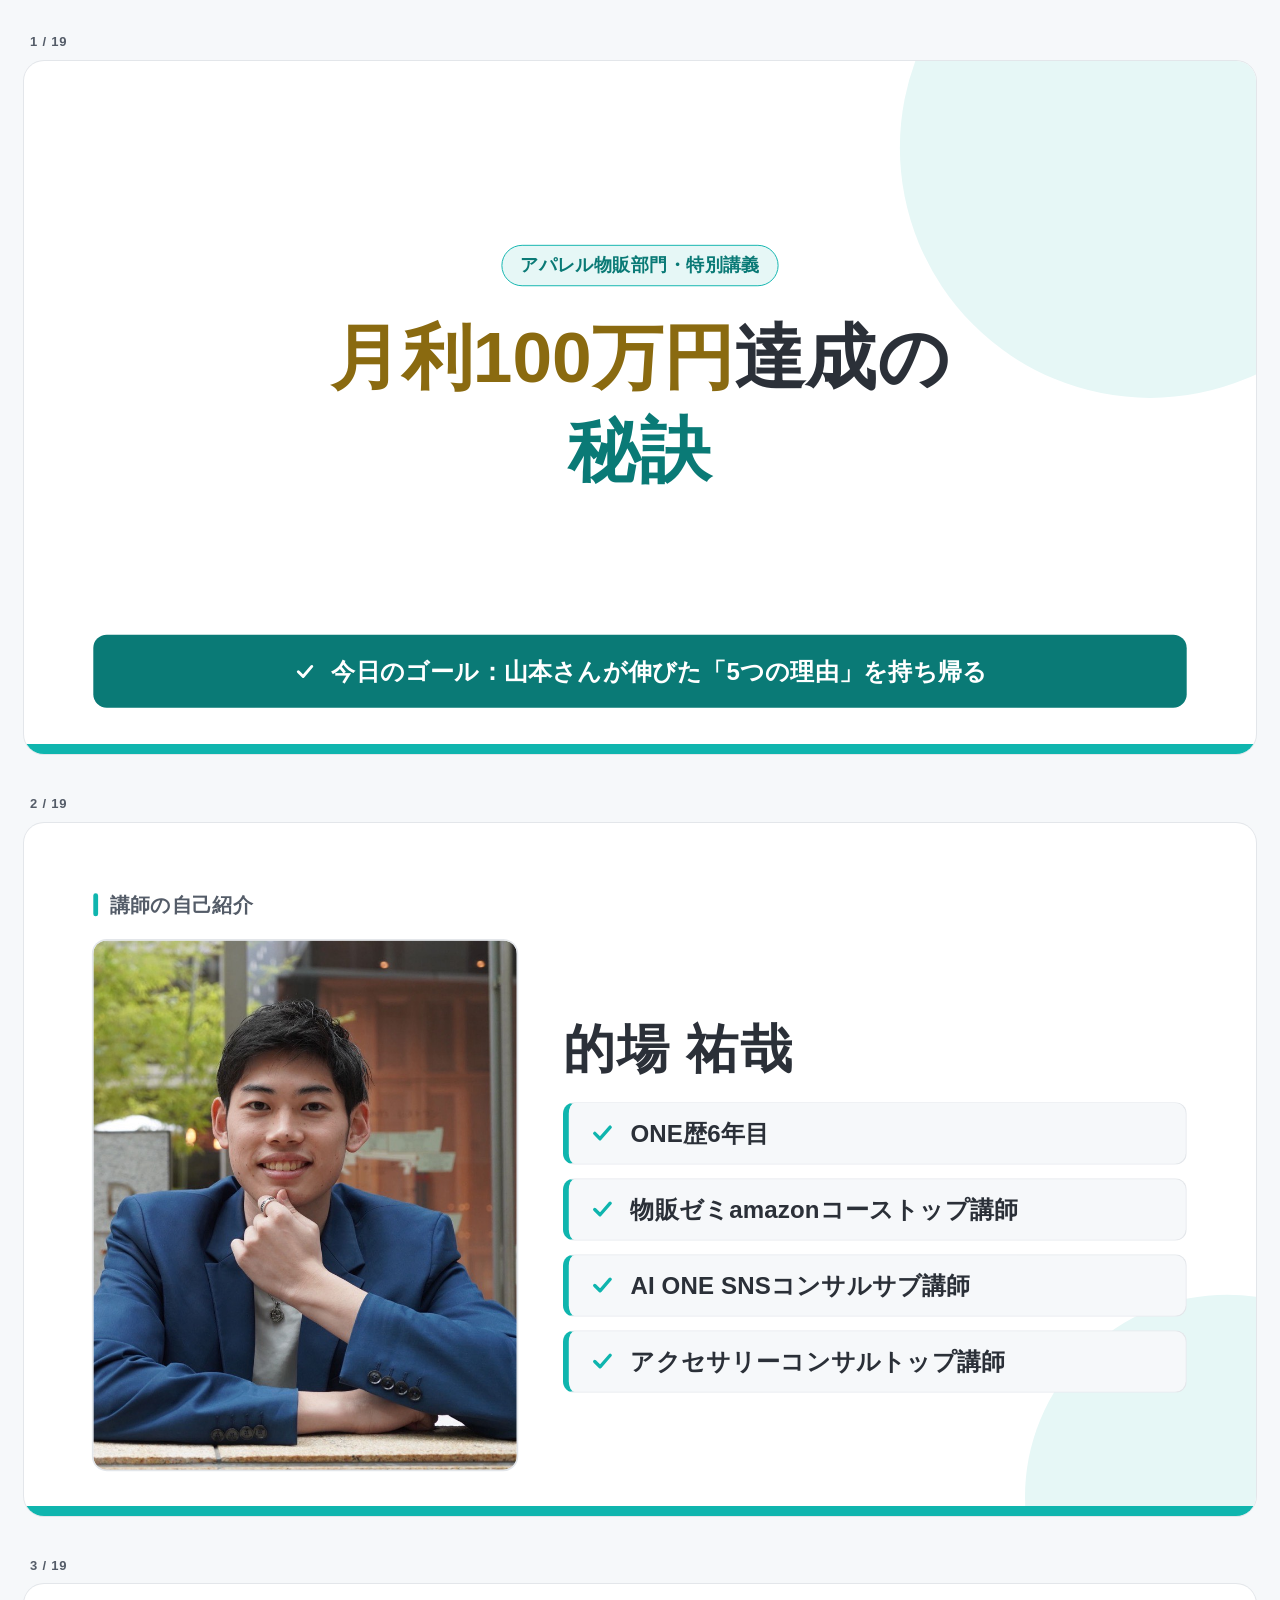
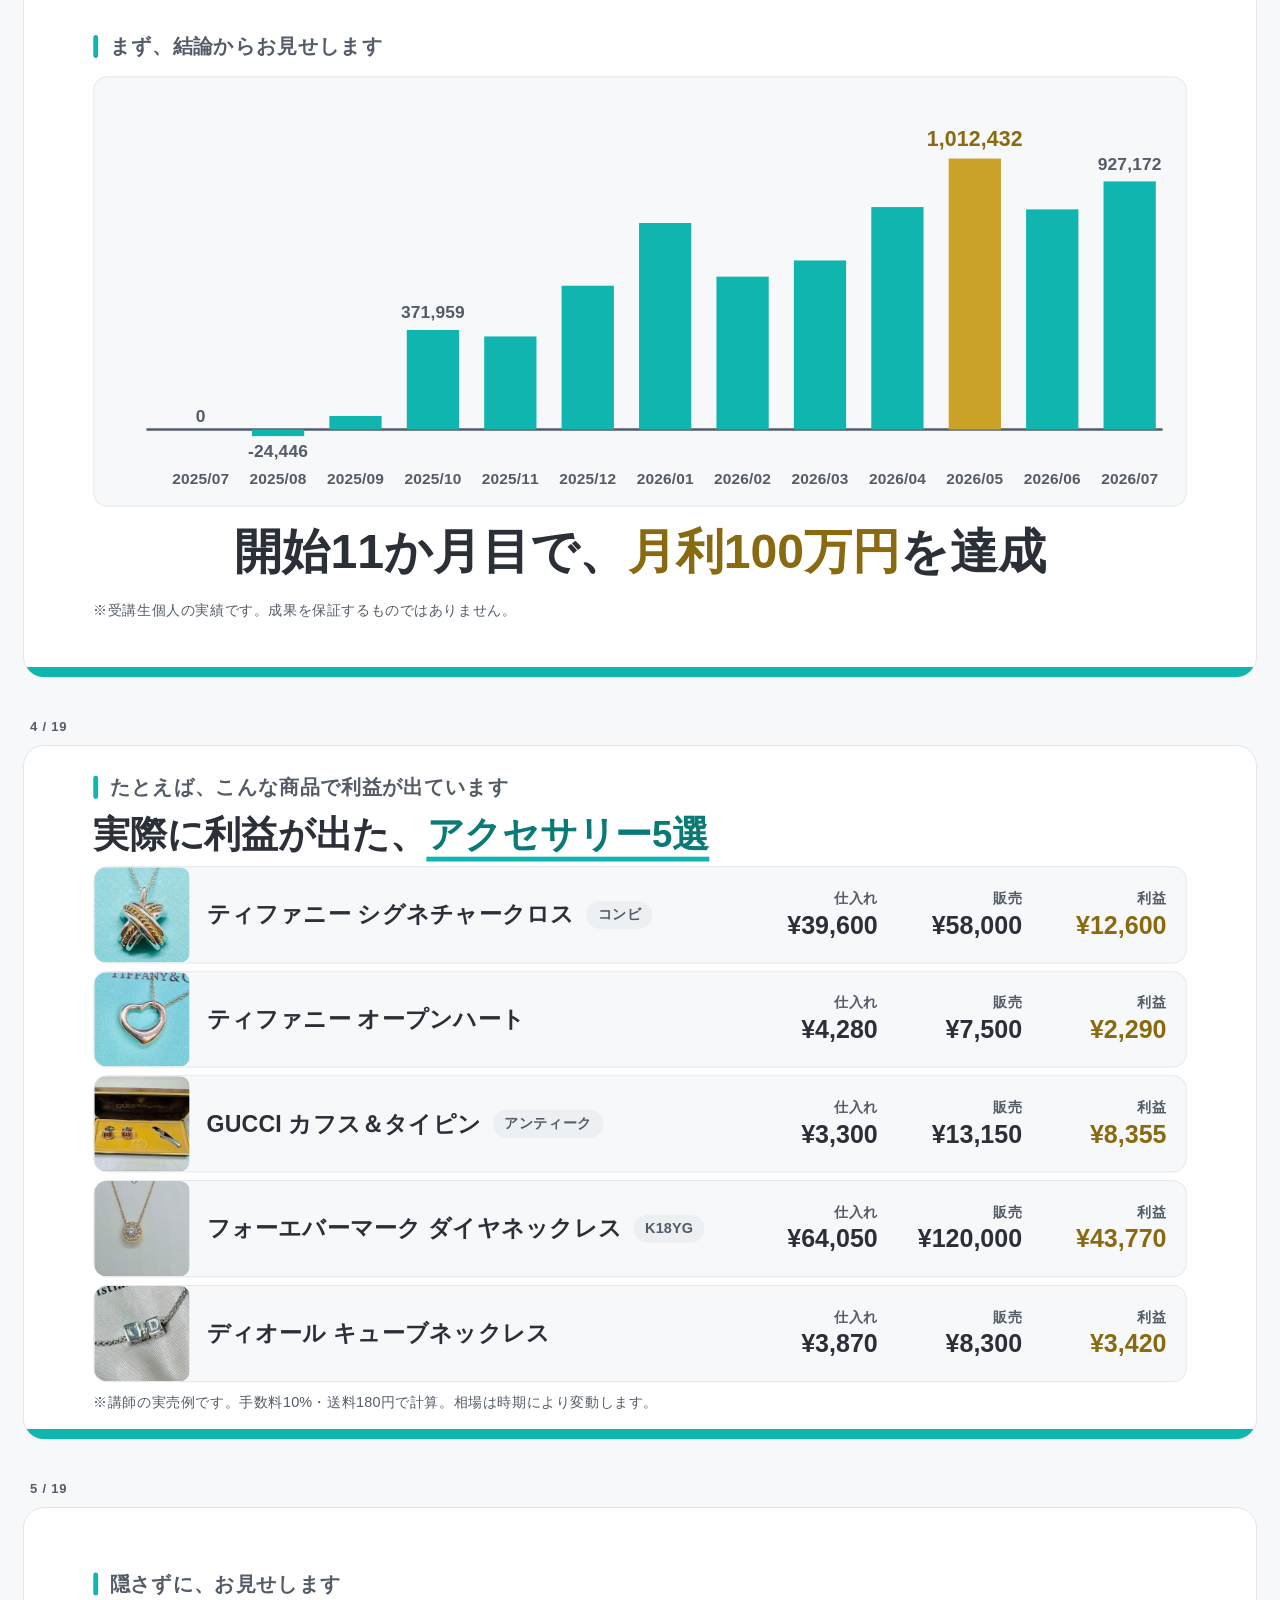
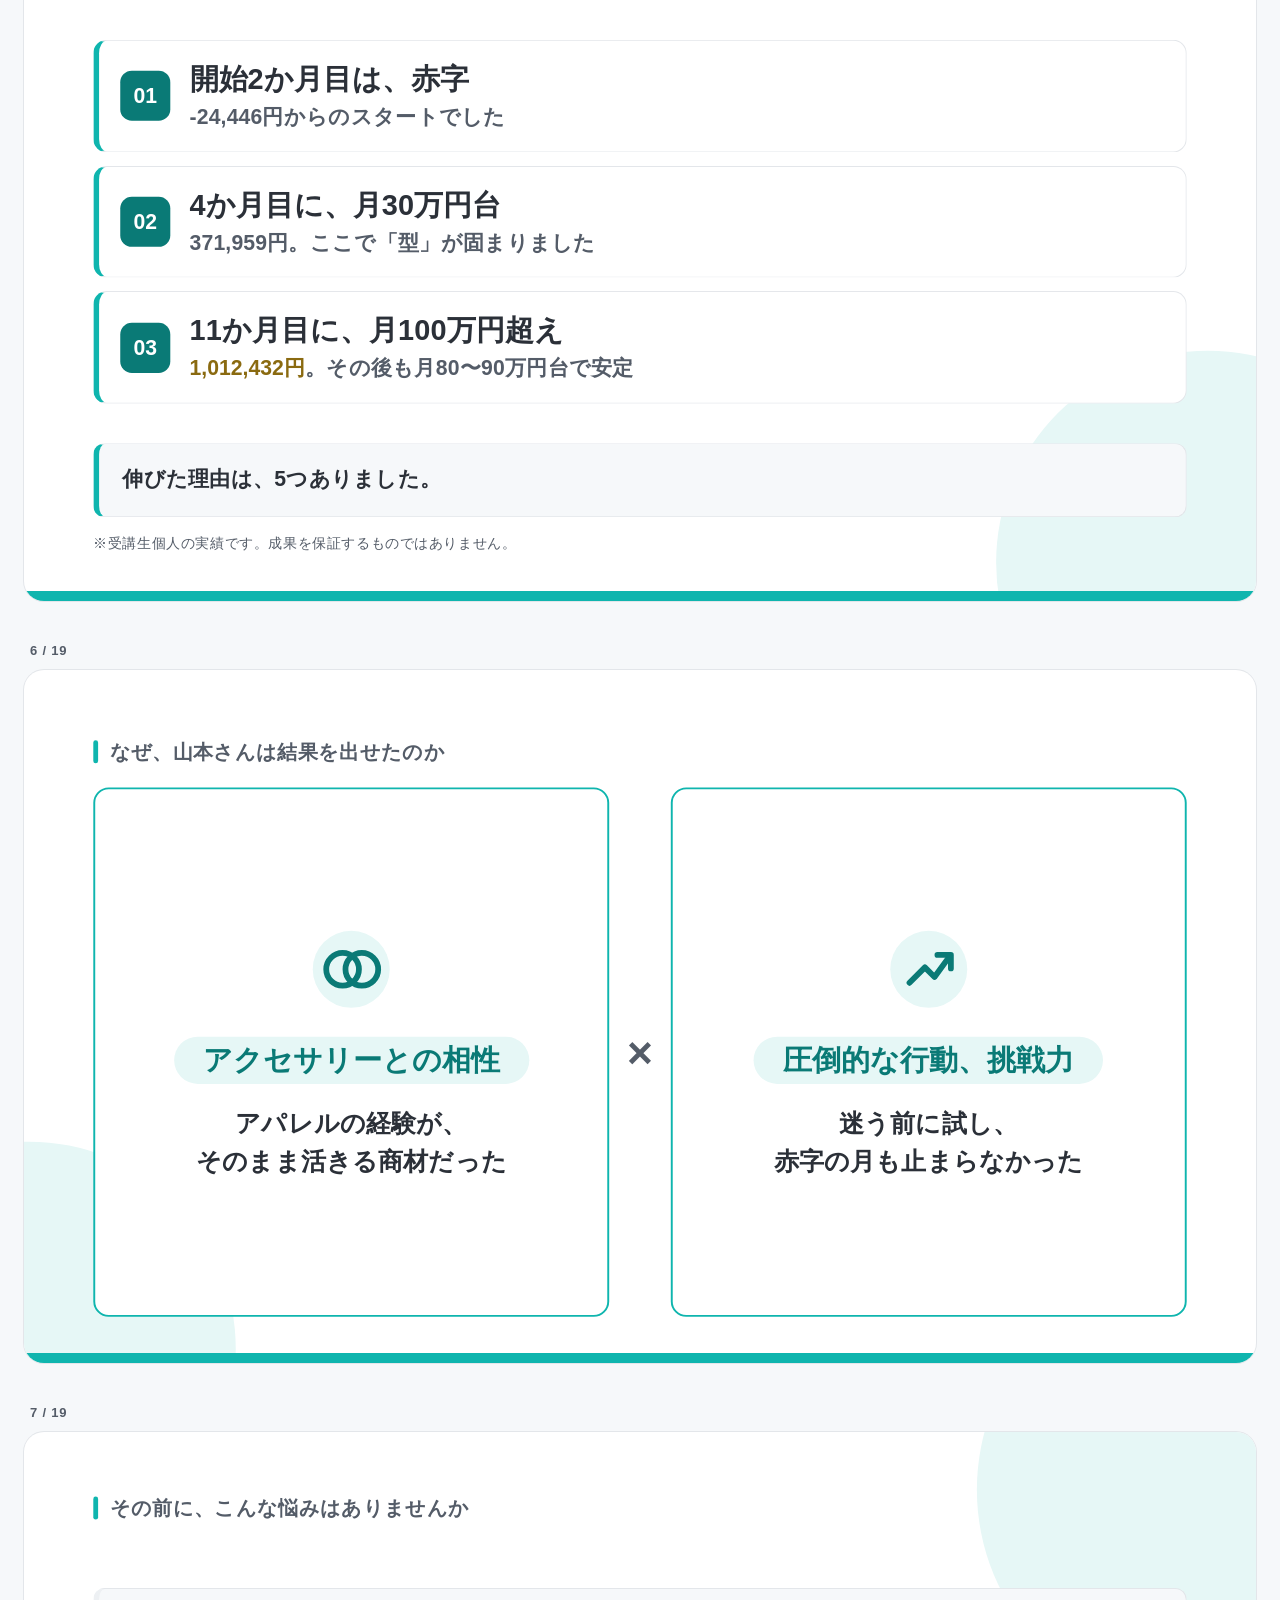
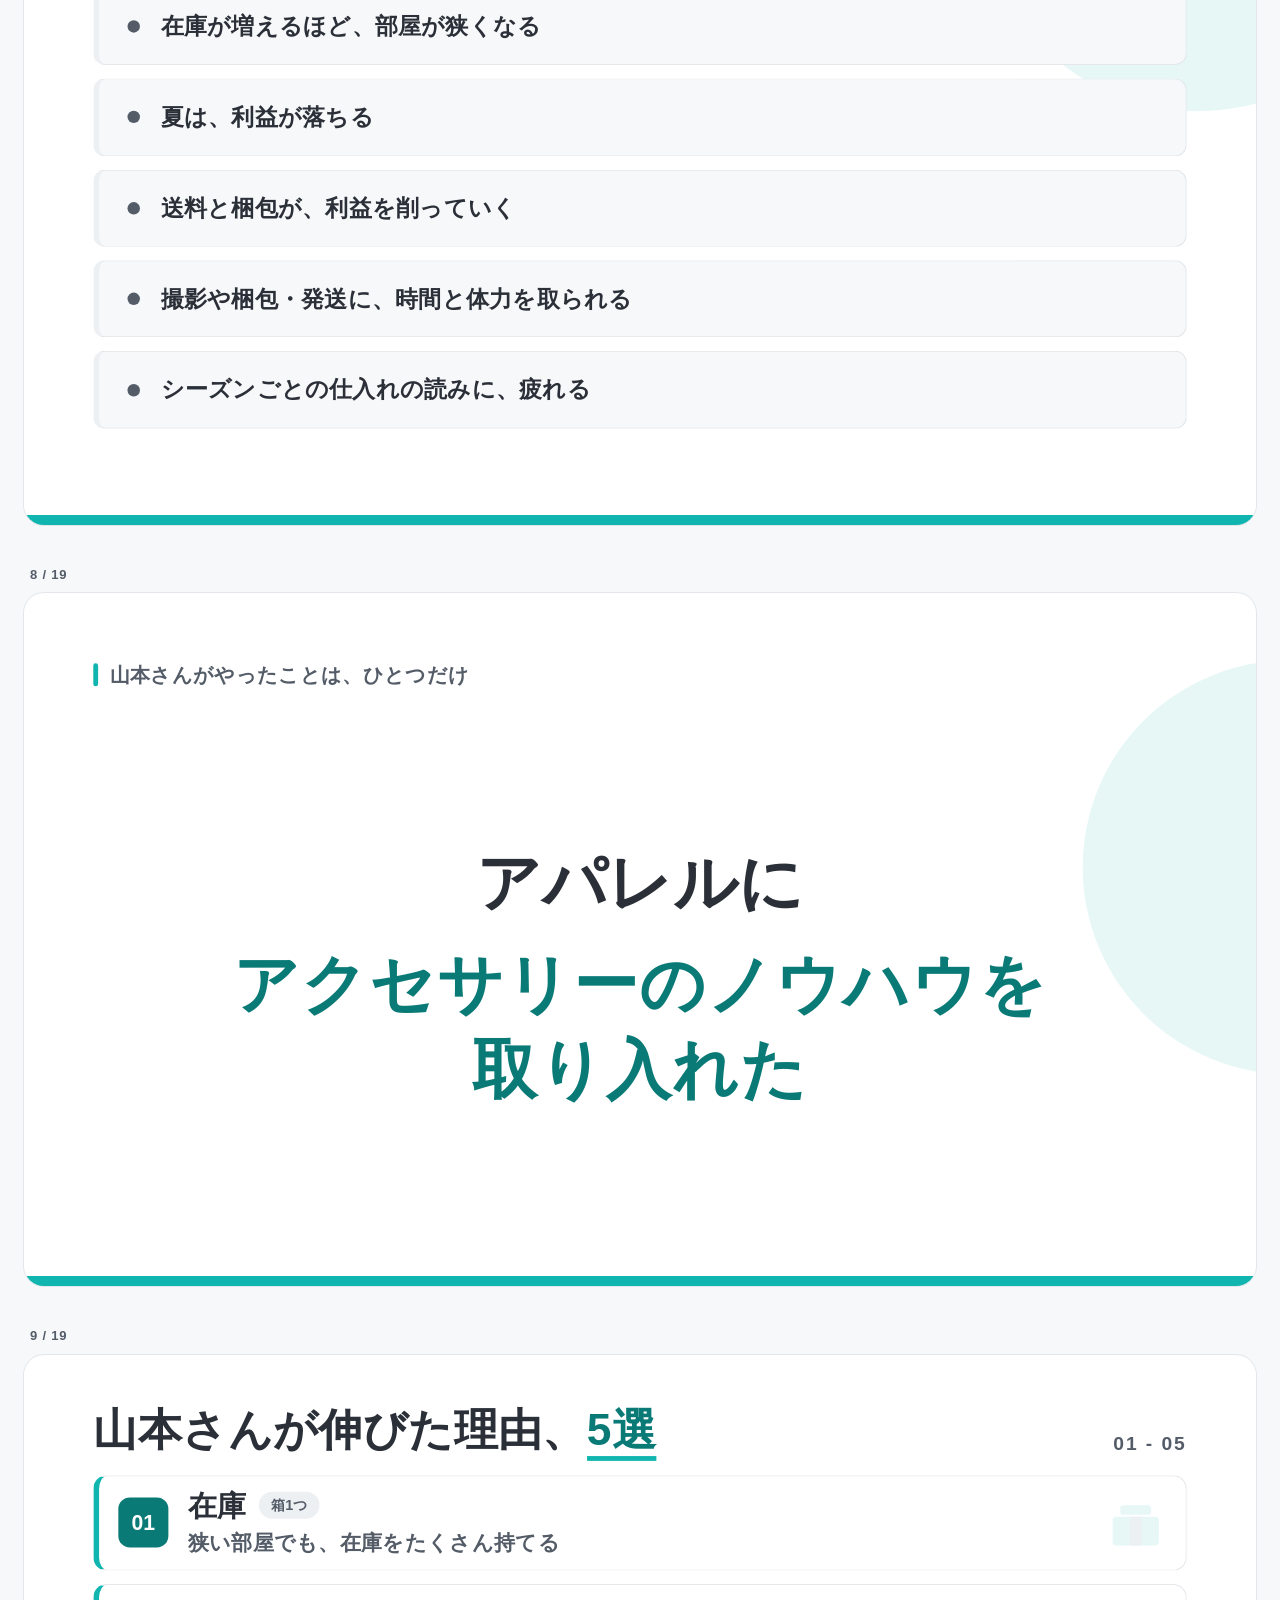
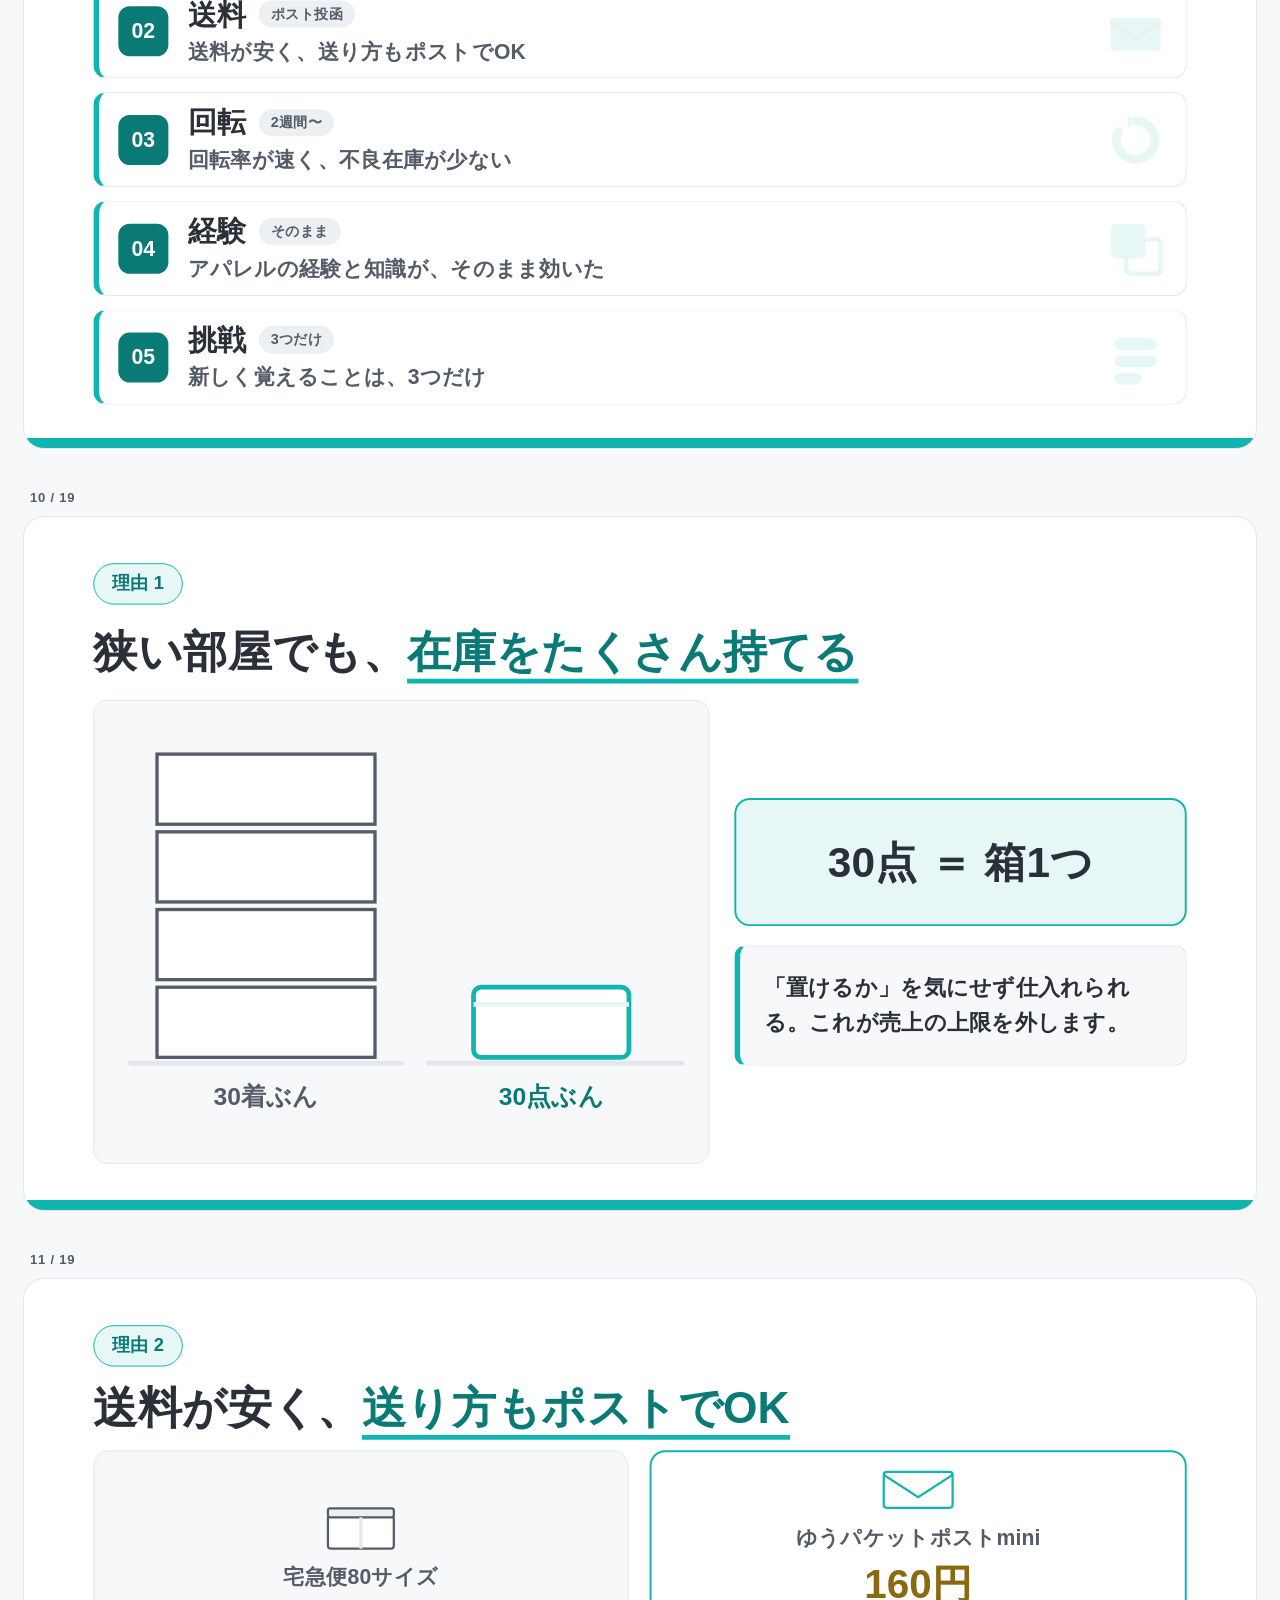
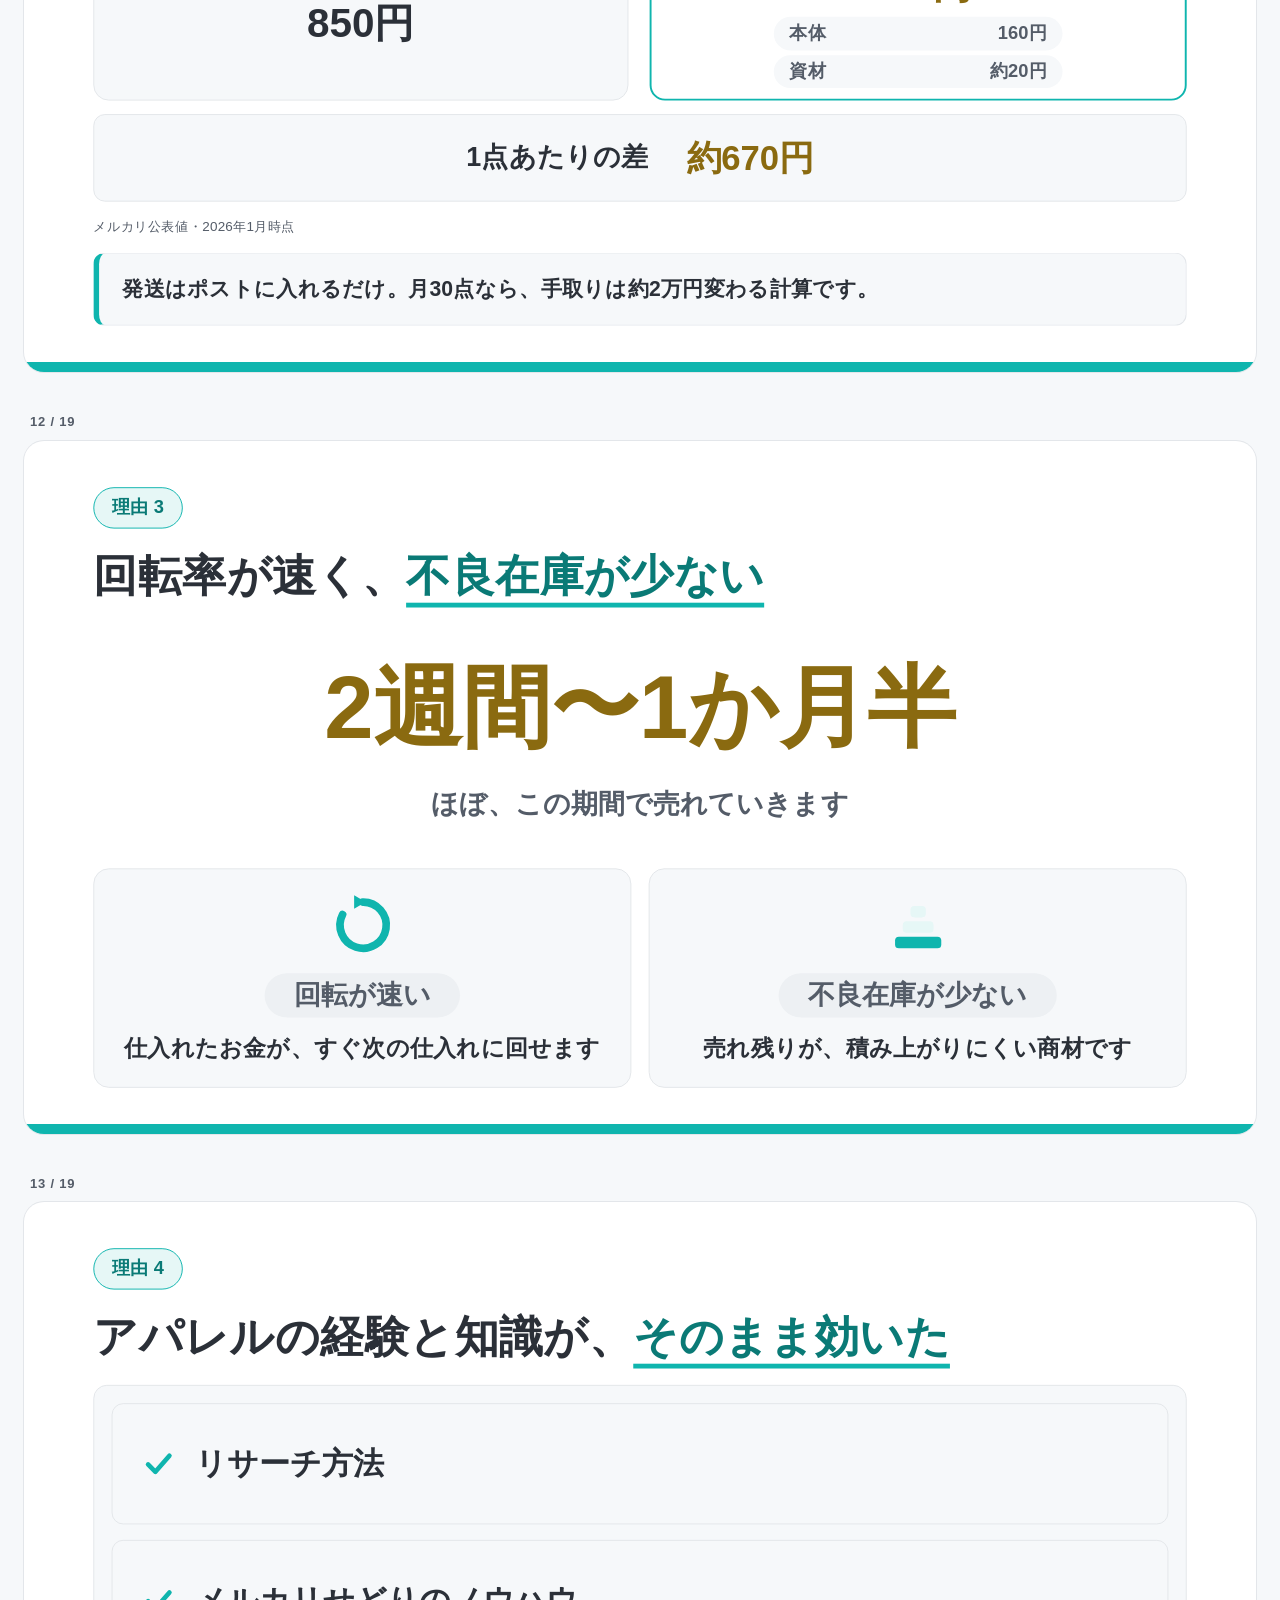
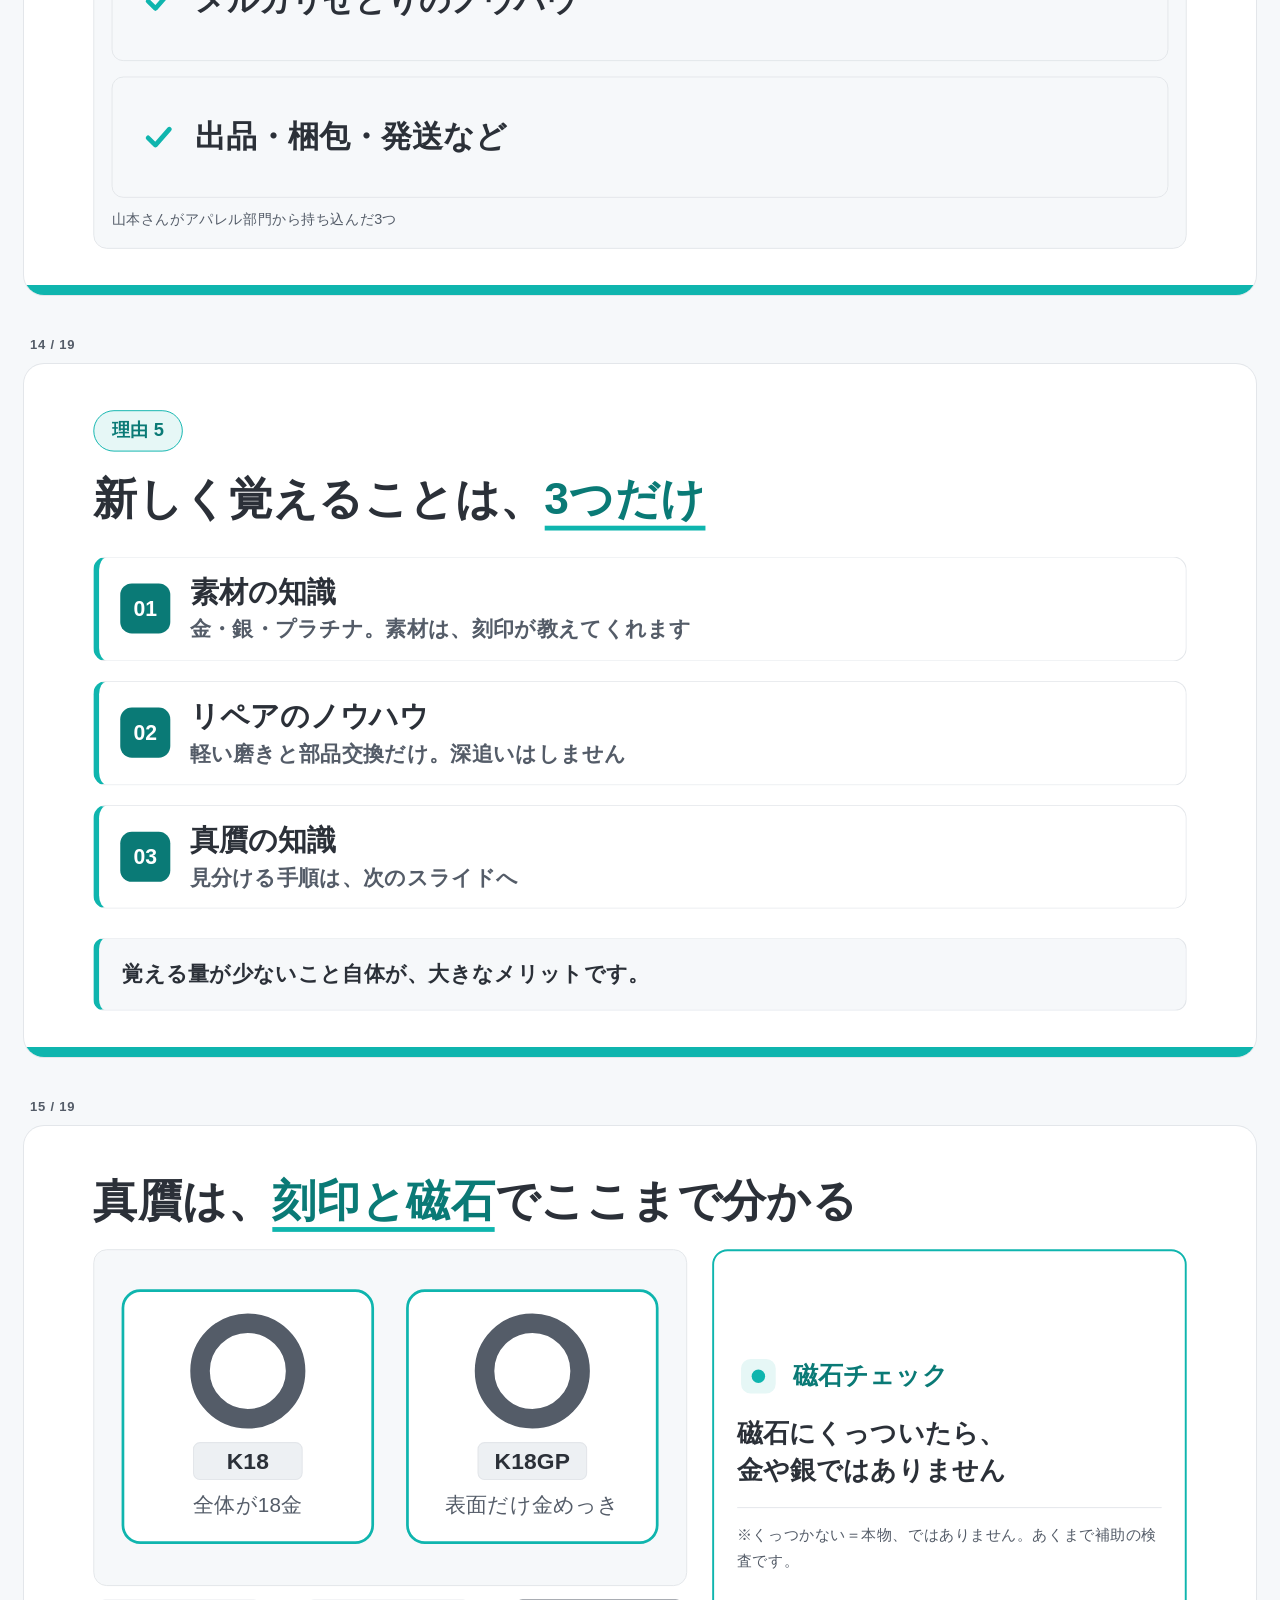
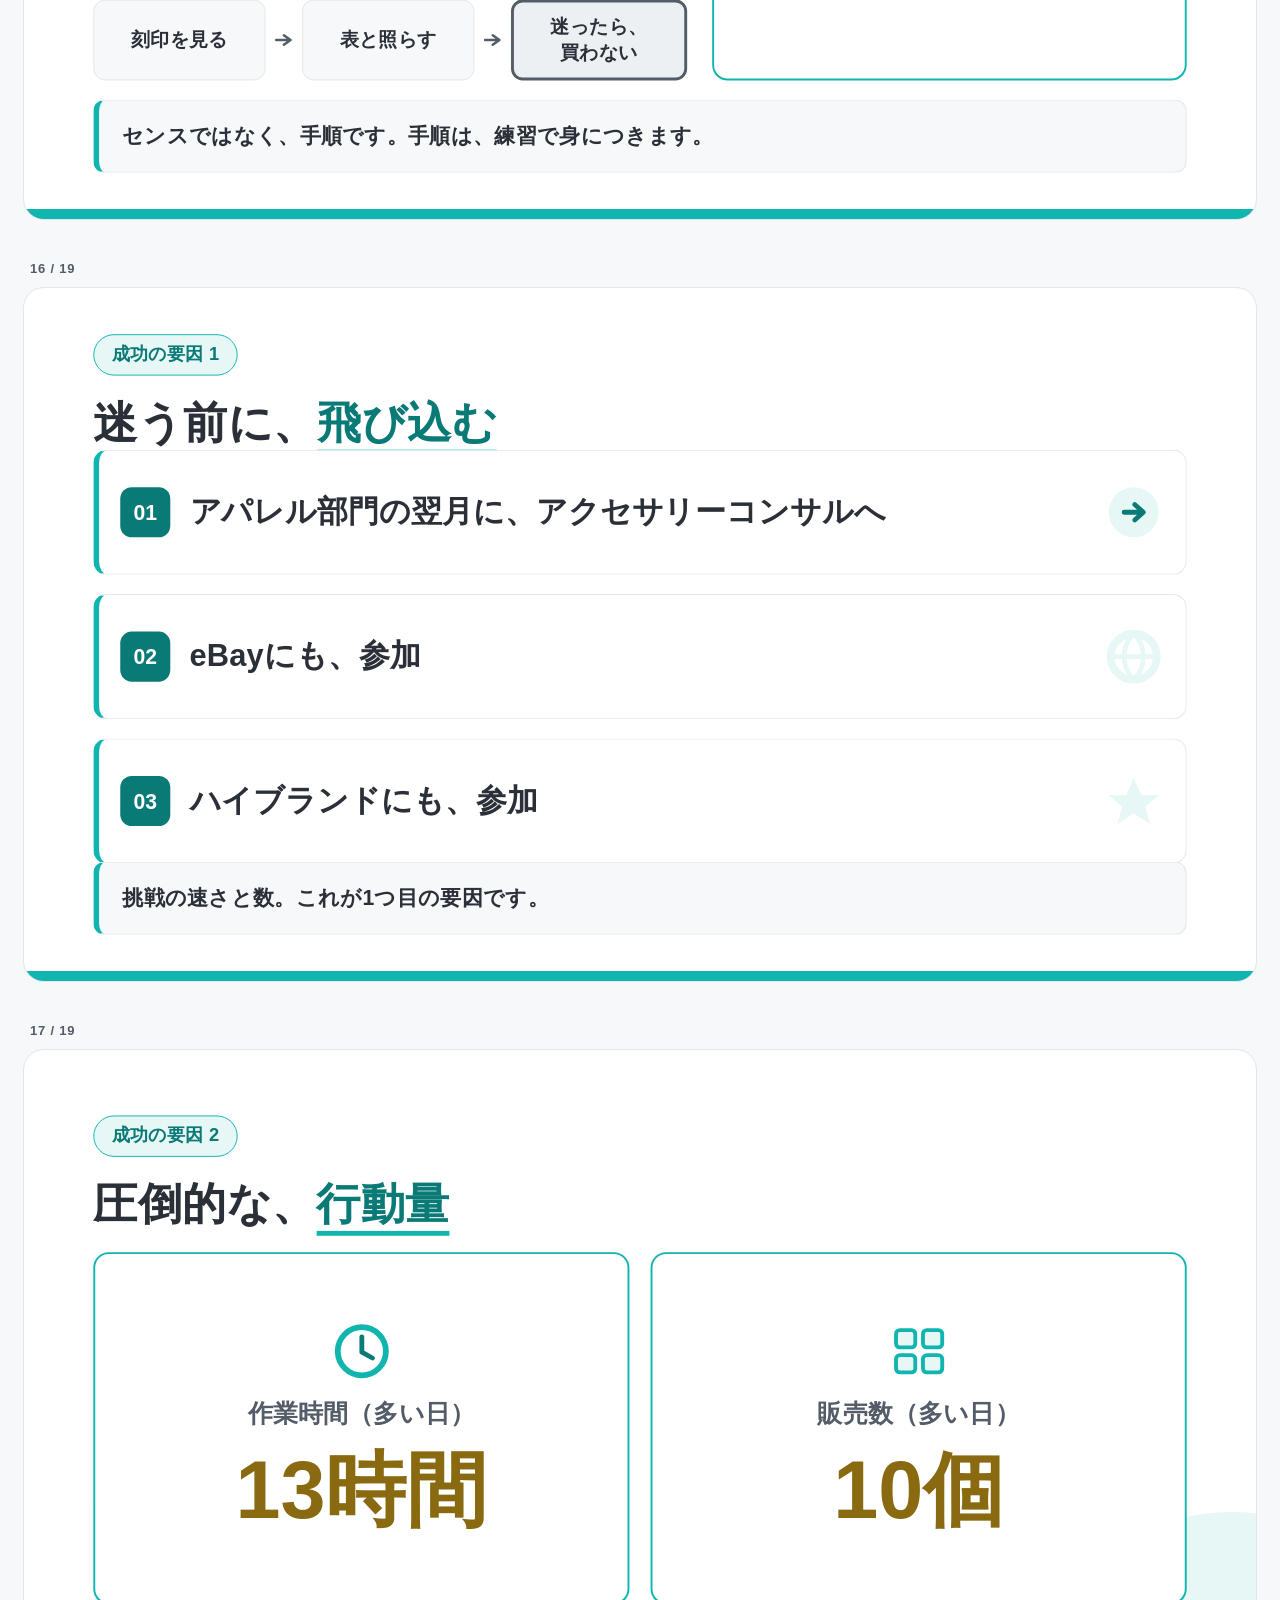
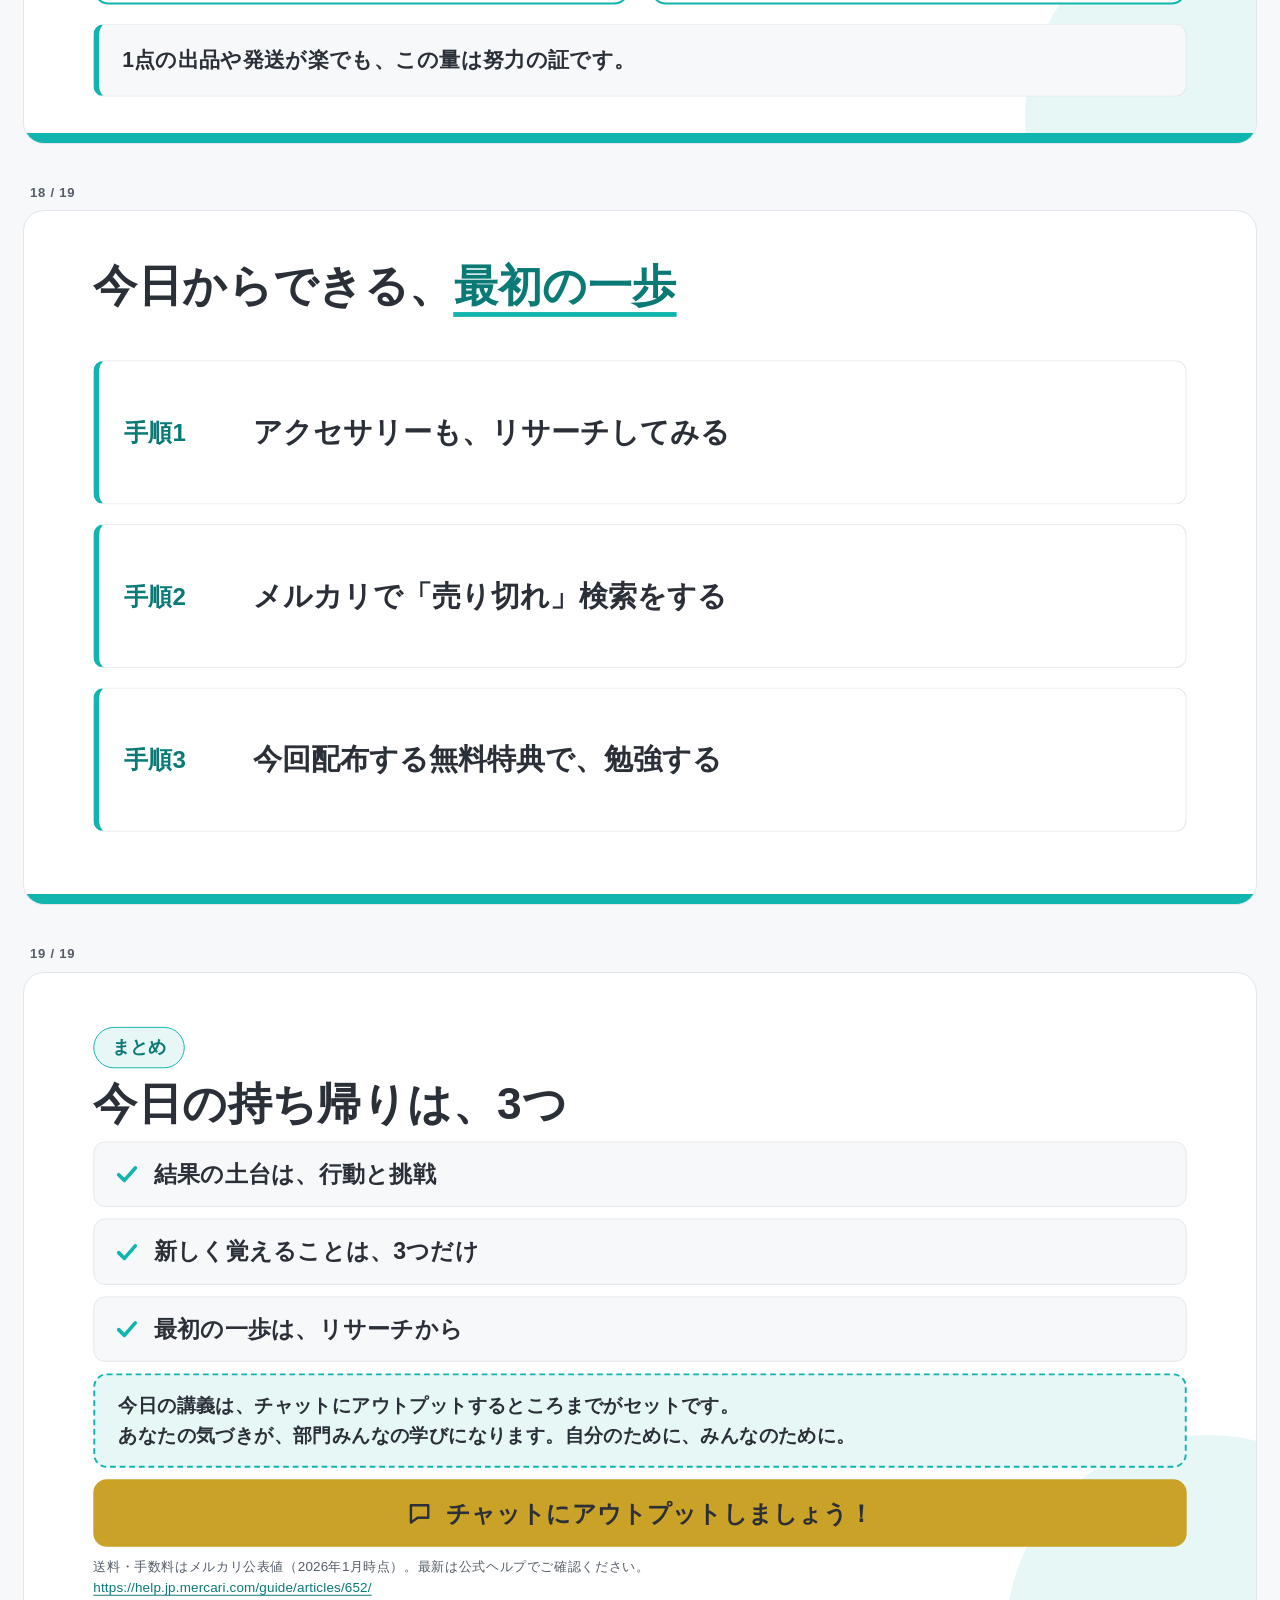
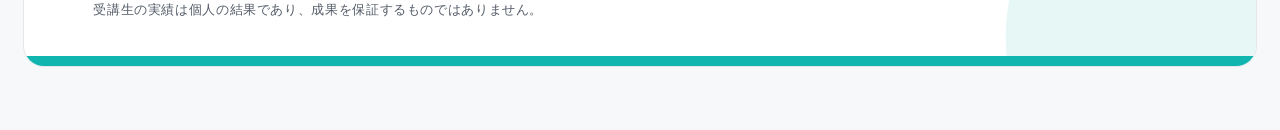
<file: index.html>
<!doctype html>
<!-- DESIGN-SPEC v3.3 実装（全19枚）。原稿は §5 の確定稿と一字一致（図中ラベルの短縮・カード内改行位置のみ実装裁量）。 -->
<html lang="ja">
<head>
<meta charset="utf-8">
<meta name="viewport" content="width=device-width,initial-scale=1,viewport-fit=cover">
<meta name="color-scheme" content="light">
<meta name="robots" content="noindex">
<title>月利100万円達成の秘訣 — アクセサリー物販 特別講義</title>
<style>
/* ============================================================
   DESIGN-SPEC v3 §1（配色はv2から変更なし） — 明るい地に限定。
   ★純黒 --ink #0E1013 はトークンごと持たない（構造的に使えなくする）。
     文字の最暗は --ink-2。暗色の全面背景は作らない。
   ============================================================ */
:root{
  --ink-2:   #2B3038;   /* 見出し・本文の最暗 */
  --ink-3:   #545C68;   /* 補助テキスト */
  --line:    #E3E6EA;   /* 罫 */
  --paper-3: #EDF0F3;   /* 面3 */
  --paper-2: #F6F8FA;   /* 面2・ページの地 */
  --paper:   #FFFFFF;   /* 紙・スライドの地 */

  --teal:    #0FB5AE;   /* 構造・枠・下辺の太罫 */
  --teal-ink:#0A7A76;   /* 白地に置ける文字・チップの面 */
  --teal-bg: #E6F7F6;   /* 装飾のブロブ・薄いチップ */

  --gold:    #C9A227;   /* 行動（CTAバナーの面）・達成の棒 */
  --gold-ink:#8A6A10;   /* 数字（金額・月利） */
  --gold-bg: #FBF3DF;

  --pad-x: 72px;
  --pad-y: 48px;
}

*,*::before,*::after{box-sizing:border-box}
html{-webkit-text-size-adjust:100%;color-scheme:light;background:var(--paper-2)}
body{
  margin:0;
  background:var(--paper-2);
  color:var(--ink-2);
  font-family:-apple-system,BlinkMacSystemFont,"Hiragino Sans","Hiragino Kaku Gothic ProN","Noto Sans JP","Yu Gothic",sans-serif;
  line-height:1.6;
  letter-spacing:.01em;
}
p,h1,h2,h3{margin:0}

/* ============================================================
   §1 表示形式 — 16:9スライドを縦に積んだスクロール閲覧型
   論理紙面 1280x720 を .fit の実幅に合わせて transform:scale で等比縮小する。
   ★--s は末尾のインラインJSが .fit ごとに設定する（外部JSは使わない）。
     JSが動かなくても .fit は aspect-ratio で高さを持つので縦の積みは崩れない。
   ============================================================ */
.deck{width:min(1280px,100% - 48px);margin:0 auto;padding:32px 0 64px}
.slot{margin:0 0 40px}
.slot:last-child{margin-bottom:0}
.pnum{font-size:13px;font-weight:700;color:var(--ink-3);margin:0 0 8px 6px;letter-spacing:.06em}

.fit{
  --s:1;
  position:relative;width:100%;aspect-ratio:1280/720;
  overflow:hidden;border-radius:20px;background:var(--paper);
  /* ★枠線は border ではなく box-shadow で描く。
     border だと box-sizing:border-box で内寸が 1280-2=1278px になり、
     論理紙面1280pxが等倍にならない（縮尺0.998で全スライドがズレる）。 */
  box-shadow:0 0 0 1px var(--line);
}
/* 下辺の主色の太罫（§1）。疑似要素なので実測対象にならない */
.fit::after{content:"";position:absolute;left:0;right:0;bottom:0;height:10px;background:var(--teal)}
.stage{
  position:absolute;top:0;left:0;width:1280px;height:720px;
  transform:scale(var(--s));transform-origin:top left;
  padding:var(--pad-y) var(--pad-x);
  display:flex;flex-direction:column;
}

/* 装飾の薄いブロブ（1〜2個まで / §2）。.deco は「はみ出し検査」の対象外 */
.stage > *{position:relative;z-index:1}
/* ★.stage > * より詳細度を高くする。同詳細度だと後勝ちで position:relative に負け、
   520px の装飾がフローに入って本文を紙面外まで押し下げる（実際に踏んだ）。 */
.stage > .deco{position:absolute;border-radius:50%;background:var(--teal-bg);z-index:0}

/* ============================================================
   タイポの階層（skill slide-design-reference の実寸）
   ============================================================ */
.pill{
  display:inline-flex;align-items:center;gap:8px;
  padding:7px 18px;border-radius:999px;
  background:var(--teal-bg);color:var(--teal-ink);
  border:1px solid var(--teal);
  font-size:19px;font-weight:800;line-height:1.4;
}
.lbl{display:flex;align-items:center;gap:12px;font-size:21px;font-weight:800;color:var(--ink-3)}
.lbl::before{content:"";width:5px;height:24px;border-radius:3px;background:var(--teal)}
.h2{font-size:46px;font-weight:800;line-height:1.3;color:var(--ink-2)}
/* 見出し行の右端に置くページ内インジケータ（数字のみ） */
.hrow{display:flex;align-items:flex-end;justify-content:space-between;gap:24px}
.pgind{flex:none;font-size:20px;font-weight:800;color:var(--ink-3);letter-spacing:.10em}
.big{font-size:62px;font-weight:800;line-height:1.4;color:var(--ink-2);letter-spacing:0}
.huge{font-size:80px;font-weight:800;line-height:1.3;color:var(--teal-ink);letter-spacing:.01em}
.kw{color:var(--teal-ink);border-bottom:5px solid var(--teal);padding-bottom:2px}
.gnum{color:var(--gold-ink);font-weight:800;letter-spacing:0}
.sub{font-size:24px;color:var(--ink-3);font-weight:700}
.lead{font-size:22px;color:var(--ink-2);font-weight:700;line-height:1.6}
.note{font-size:15px;color:var(--ink-3);line-height:1.7}
.fine{font-size:14px;color:var(--ink-3);line-height:1.75}

/* 器 */
.callout{
  display:flex;align-items:center;gap:18px;
  background:var(--paper-2);border:1.5px solid var(--line);
  border-left:6px solid var(--teal);border-radius:12px;
  padding:20px 24px;font-size:22px;font-weight:700;line-height:1.55;
}
.figbox{
  background:var(--paper-2);border:1.5px solid var(--line);border-radius:14px;
  padding:18px;display:flex;flex-direction:column;justify-content:center;
}
/* ★直下のSVG（図そのもの）だけを箱幅に合わせる。
   子孫セレクタにすると、箱の中に置いたチェック行の .tick svg まで幅100%に伸びて
   行の高さが500px超に膨らむ（13枚目で実際に踏んだ）。 */
.figbox > svg{display:block;width:100%;height:auto}
.figcap{font-size:15px;color:var(--ink-3);margin-top:10px}

/* ============================================================
   2枚目 講師自己紹介（§5 v3.1 新設）
   写真は base64 の JPEG を1点だけ埋め込む（外部参照はしない）。角丸14px。
   ============================================================ */
.prow{display:flex;align-items:center;gap:48px}
.photoframe{
  flex:none;width:440px;aspect-ratio:4/5;
  border-radius:14px;overflow:hidden;background:var(--paper-3);
  box-shadow:0 0 0 1.5px var(--line);
}
.photo{display:block;width:100%;height:100%;object-fit:cover;border-radius:14px}
.profname{font-size:54px;font-weight:800;color:var(--ink-2);line-height:1.25;letter-spacing:.03em}
.bioline{
  display:flex;align-items:center;gap:16px;
  padding:14px 22px;border-radius:12px;
  background:var(--paper-2);border:1.5px solid var(--line);border-left:6px solid var(--teal);
  font-size:25px;font-weight:800;color:var(--ink-2);line-height:1.4;
}
.biomark{flex:none;width:26px;height:26px;display:block}

/* 番号カード（5枚目・9枚目・14枚目） */
.numrow{display:flex;align-items:center;gap:20px;padding:16px 22px;border-radius:14px;
  background:var(--paper);border:1.5px solid var(--line);border-left:6px solid var(--teal)}
.chip{
  flex:none;width:52px;height:52px;border-radius:12px;
  background:var(--teal-ink);color:var(--paper);
  display:flex;align-items:center;justify-content:center;
  font-size:22px;font-weight:800;letter-spacing:0;
}
.nbody{min-width:0;flex:1}
.nhead{display:flex;align-items:center;gap:14px}
.ntitle{font-size:30px;font-weight:800;line-height:1.3;color:var(--ink-2)}
.badge{
  padding:3px 12px;border-radius:999px;background:var(--paper-3);
  color:var(--ink-3);font-size:15px;font-weight:800;line-height:1.5;
}
.ndesc{font-size:22px;color:var(--ink-3);font-weight:700;line-height:1.45;margin-top:4px}
/* カード右端の薄色の抽象アイコン。幾何のみ・文字なし */
.nicon{flex:none;width:64px;height:64px;display:block}

/* チェック行（7枚目・17枚目）と週リスト（16枚目） */
.chk{display:flex;align-items:center;gap:14px;padding:14px 20px;border-radius:12px;
  background:var(--paper-2);border:1.5px solid var(--line);font-size:24px;font-weight:800}
.tick{flex:none;width:28px;height:28px}
/* 悩みの列挙（7枚目）は勝ち色を使わない。印は無彩色の丸 */
.chk--plain{border-left:6px solid var(--paper-3)}
.wkrow{display:flex;align-items:center;gap:22px;padding:15px 22px;border-radius:12px;
  background:var(--paper);border:1.5px solid var(--line);border-left:6px solid var(--teal)}
.wk{flex:none;font-size:22px;font-weight:800;color:var(--teal-ink);width:92px}
.wktext{flex:1;min-width:0;font-size:24px;font-weight:700;color:var(--ink-2)}

/* 送料の対比カード（11枚目）
   ★面と枠はティール／無彩色。ゴールドは数字（160円）だけに残す。 */
.vs{display:flex;align-items:stretch;gap:22px}
.vscard{flex:1;border:1.5px solid var(--line);border-radius:16px;background:var(--paper-2);
  padding:18px;text-align:center;display:flex;flex-direction:column;gap:8px;
  align-items:center;justify-content:center}
.vscard--win{border:2.5px solid var(--teal);background:var(--paper)}
.vsicon{flex:none;width:120px;height:72px;display:block}
.vsname{font-size:22px;font-weight:800;color:var(--ink-3);line-height:1.45}
.vsprice{font-size:46px;font-weight:800;color:var(--ink-2);letter-spacing:0;line-height:1.25}
.vscard--win .vsprice{color:var(--gold-ink)}
.vsbreak{width:min(300px,100%);display:flex;flex-direction:column;gap:6px;margin-top:2px}
.vsadd{display:flex;align-items:baseline;justify-content:space-between;gap:14px;
  padding:6px 16px;border-radius:999px;background:var(--paper-2);
  font-size:20px;font-weight:700;color:var(--ink-3);line-height:1.4}

/* 数値カード（10枚目「30点 ＝ 箱1つ」） */
.statcard{border:2.5px solid var(--teal);border-radius:16px;background:var(--teal-bg);
  padding:22px 20px;text-align:center;font-size:40px;font-weight:800;color:var(--ink-2);line-height:1.3}

/* 数値タイル（17枚目 成功の要因2）。ラベルは無彩色・数値だけゴールド（§5） */
.tile{flex:1;min-width:0;border:2.5px solid var(--teal);border-radius:16px;background:var(--paper);
  padding:28px 20px;display:flex;flex-direction:column;align-items:center;justify-content:center;
  gap:14px;text-align:center}
.tileicon{flex:none;width:64px;height:64px;display:block}
.tilelab{font-size:26px;font-weight:800;color:var(--ink-3);line-height:1.4}
.tileval{font-size:84px;font-weight:800;color:var(--gold-ink);line-height:1.15;letter-spacing:0}

/* 短冊カード（12枚目の本文） */
.slip{background:var(--paper-2);border:1.5px solid var(--line);border-left:6px solid var(--teal);
  border-radius:12px;padding:18px 22px;font-size:22px;font-weight:700;color:var(--ink-2);line-height:1.6}

/* 対比カード（6枚目・12枚目・グラフは使わない文字カード） */
.cmp{flex:1;min-width:0;border:1.5px solid var(--line);border-radius:16px;background:var(--paper-2);
  padding:22px;display:flex;flex-direction:column;align-items:center;justify-content:center;
  gap:16px;text-align:center}
.cmp--win{border:2.5px solid var(--teal);background:var(--paper)}
.cmphead{font-size:30px;font-weight:800;color:var(--ink-3);line-height:1.3;
  padding:5px 30px;border-radius:999px;background:var(--paper-3)}
.cmp--win .cmphead{background:var(--teal-bg);color:var(--teal-ink)}
.cmpbody{font-size:24px;font-weight:700;color:var(--ink-2);line-height:1.5}
/* 6枚目の「×」。2枚のカードは同格（どちらも勝ち扱い）なので、掛け算の記号でつなぐ */
.xmark{flex:none;display:flex;align-items:center;justify-content:center;
  font-size:46px;font-weight:800;color:var(--ink-3);line-height:1}

/* 3ステップ（15枚目・横並び） */
.steps{display:flex;align-items:stretch;gap:8px}
.step{flex:1;min-width:0;display:flex;align-items:center;justify-content:center;text-align:center;
  background:var(--paper-2);border:1.5px solid var(--line);border-radius:12px;
  padding:12px 8px;font-size:20px;font-weight:800;color:var(--ink-2);line-height:1.35}
.step--stop{background:var(--paper-3);border:3px solid var(--ink-3)}
.stepar{flex:none;align-self:center}

/* 磁石チェックのカード（15枚目・右） */
.magcard{flex:1;display:flex;flex-direction:column;justify-content:center;gap:18px;
  border:2.5px solid var(--teal);border-radius:16px;background:var(--paper);padding:24px}
.maghead{display:flex;align-items:center;gap:14px;font-size:26px;font-weight:800;color:var(--teal-ink)}
.magmark{flex:none;width:44px;height:44px;display:block}
.magbody{font-size:27px;font-weight:800;color:var(--ink-2);line-height:1.45}
.magnote{font-size:16px;color:var(--ink-3);line-height:1.7;
  border-top:1.5px solid var(--line);padding-top:14px}

/* 商品の行（4枚目・v3.2 §5。左=実写真の正方形サムネ / 中=商品名＋補足 / 右=金額3つ）。
   写真はトリミングと JPEG 圧縮だけ。フィルタ・色補正はかけない（§6）。 */
.prodlist{display:flex;flex-direction:column;gap:8px}
.pline{
  flex:1;min-height:0;display:flex;align-items:center;gap:18px;
  border:1.5px solid var(--line);border-radius:14px;background:var(--paper-2);
  padding:0 20px 0 0;overflow:hidden;
}
/* 高さは行に追従（height:100%）。幅は aspect-ratio で正方形に固定する */
.pphoto{flex:none;height:100%;aspect-ratio:1/1;object-fit:cover;display:block;border-radius:10px}
.pinfo{flex:1;min-width:0;display:flex;align-items:center;gap:12px}
.pname{font-size:24px;font-weight:800;color:var(--ink-2);line-height:1.35}
.psub{flex:none;padding:3px 12px;border-radius:999px;background:var(--paper-3);
  color:var(--ink-3);font-size:15px;font-weight:800;line-height:1.5}
/* 金額は右揃え・等幅（tabular-nums）で桁を揃える（§6） */
.amtlist{flex:none;display:flex;align-items:center;gap:10px}
.amtcell{width:140px;display:flex;flex-direction:column;align-items:flex-end;gap:1px}
.amtlab{font-size:15px;font-weight:800;color:var(--ink-3);line-height:1.4}
.amt{font-size:26px;font-weight:800;color:var(--ink-2);line-height:1.35;
  letter-spacing:0;font-variant-numeric:tabular-nums}
/* ゴールドは「利益の数字」だけ（§5）。仕入れ・販売は無彩色のまま */
.amt--gold{color:var(--gold-ink)}

/* バー・バナー（表紙とCTAだけが色面 / §2） */
.gbar{
  display:flex;align-items:center;justify-content:center;gap:14px;
  background:var(--teal-ink);color:var(--paper);
  border-radius:14px;padding:18px 28px;
  font-size:25px;font-weight:800;
}
.banner{
  display:flex;align-items:center;justify-content:center;gap:12px;
  background:var(--paper-2);border:1.5px solid var(--line);border-radius:12px;
  padding:16px 24px;font-size:22px;font-weight:800;color:var(--ink-2);
}
.cta{
  display:flex;align-items:center;justify-content:center;gap:14px;
  background:var(--gold);border:2px solid var(--gold);border-radius:14px;
  padding:16px 28px;font-size:26px;font-weight:800;color:var(--ink-2);
}
.outbox{border:2px dashed var(--teal);border-radius:14px;background:var(--teal-bg);padding:16px 24px}
.outline1{font-size:21px;font-weight:800;color:var(--ink-2);line-height:1.6}

/* 出典URL。極小だが押せるようにする */
.srclink{color:var(--teal-ink);text-decoration:underline;text-underline-offset:3px;word-break:break-all}

/* 枚ごとの詰め／厚みの調整だけ（文言・項目数には触れない） */

/*  3枚目: 棒グラフを紙面いっぱいに使う */
.stage[data-slide="3"] .figbox{padding:14px}
.stage[data-slide="3"] .bigline{font-size:50px;font-weight:800;line-height:1.35;color:var(--ink-2);text-align:center}

/*  4枚目: 商品カードの中身を上下中央に置き、余白が下だけに溜まらないようにする */
/* 5段の行を1枚に収めるため、4枚目だけ上下の余白と見出しを詰める（v3.2）。
   ★段間は gap ではなく .g8/.g14 の margin-top で効く（gap を足すと二重になる）。
     4枚目は stage のクラスを g8 にして段間を詰めている。 */
.stage[data-slide="4"]{padding:26px var(--pad-x)}
.stage[data-slide="4"] .h2{font-size:38px}

/*  5枚目: 3行あるので行の内側を少し厚くして紙面を埋める */
.stage[data-slide="5"] .numrow{padding:20px 22px}

/*  6枚目: 同格2カード。図と本文を大きめにして、カードの中の空きを詰める */
.stage[data-slide="6"] .cmp{gap:22px;padding:26px}
.stage[data-slide="6"] .cmpbody{font-size:26px}

/*  7枚目: 5行の悩みカードを厚めにして下の空白帯をなくす */
.stage[data-slide="7"] .chk{padding:20px 22px}

/*  9枚目: 5行あるので行の内側だけ詰める */
.stage[data-slide="9"] .numrow{padding:11px 20px}

/* 10枚目: 図を左箱いっぱいに使う（下の空白帯をなくす）。
   本文を1つ落としたぶん、右列は数値カードと結びの厚みで釣り合いを取る。 */
.stage[data-slide="10"] .figbox{padding:14px;justify-content:stretch}
.stage[data-slide="10"] .statcard{padding:36px 20px;font-size:44px}
.stage[data-slide="10"] .callout{padding:26px 24px}

/* 11枚目: 対比カードの中身がカードの高さを超えないように詰める
    （はみ出し検査は紙面基準なので、カード内の溢れは目視でしか取れない） */
.stage[data-slide="11"] .vscard{padding:14px;gap:6px}
.stage[data-slide="11"] .vsicon{width:104px;height:56px}
.stage[data-slide="11"] .vsprice{font-size:42px}
.stage[data-slide="11"] .vsbreak{gap:5px}
.stage[data-slide="11"] .vsadd{padding:4px 16px;font-size:19px}

/* 12枚目（v3.3 回転率）: ビッグ数字を主役にして、補足カード2枚は控えめに敷く */
.stage[data-slide="12"] .cmp{gap:14px;padding:22px}
.stage[data-slide="12"] .cmphead{font-size:28px}
.stage[data-slide="12"] .cmpbody{font-size:24px}

/* 13枚目（v3.3 3項目）: 1列の大きめチェックに変更。
   ★行は 1fr の3段。grow の高さを3段で割り切るので、下に空白帯が残らない。 */
.stage[data-slide="13"] .figbox{padding:18px}
.stage[data-slide="13"] .chkgrid{
  display:grid;grid-template-columns:1fr;grid-template-rows:repeat(3,1fr);gap:16px;
}
.stage[data-slide="13"] .chk{padding:0 30px;font-size:32px;gap:20px}
.stage[data-slide="13"] .tick{width:36px;height:36px}

/* 15枚目: 左の図と右のカードで高さを合わせる */
.stage[data-slide="15"] .figbox{padding:14px;flex:1}

/* 16枚目（v3.3 新設 成功の要因1）: 3行なので行の内側を厚くして紙面を埋める */
.stage[data-slide="16"] .numrow{padding:32px 22px}
.stage[data-slide="16"] .ntitle{font-size:32px}

/* 18枚目は要素が少ないので、この1枚だけ行を厚くして紙面を埋める
   （v3.3 でバナーを削除したぶん、さらに厚くする） */
.stage[data-slide="18"] .wkrow{padding:50px 26px;gap:30px}
.stage[data-slide="18"] .wk{font-size:25px;width:104px}
.stage[data-slide="18"] .wktext{font-size:30px}

/* 19枚目: チェック3行・アウトプット枠・CTAを1つの塊にして上下中央へ置く */
.stage[data-slide="19"] .midblock{display:flex;flex-direction:column;justify-content:center;gap:12px}
.stage[data-slide="19"] .chklist{display:flex;flex-direction:column;gap:12px}
.stage[data-slide="19"] .outline1{font-size:20px;line-height:1.55}
.stage[data-slide="19"] .cta{padding:13px 28px;font-size:25px}
.stage[data-slide="19"] .fine{line-height:1.6}

/* 間隔ユーティリティ */
.g8  > * + *{margin-top:8px}
.g14 > * + *{margin-top:14px}
.g20 > * + *{margin-top:20px}
.g28 > * + *{margin-top:28px}
.row{display:flex;gap:26px}
.col{flex:1;min-width:0}
.grow{flex:1;min-height:0}
.vcenter{display:flex;flex-direction:column;justify-content:center}
.ccenter{display:flex;flex-direction:column;align-items:center;justify-content:center;text-align:center}
</style>
</head>
<body>

<main class="deck">

<!-- ==================== 1 / 19 表紙 ==================== -->
<section class="slot">
  <p class="pnum">1 / 19</p>
  <div class="fit"><div class="stage" data-slide="1">
    <span class="deco" style="width:520px;height:520px;right:-150px;top:-170px"></span>
    <div class="grow ccenter g28">
      <p><span class="pill">アパレル物販部門・特別講義</span></p>
      <h1 class="big" style="line-height:1.28">
        <span style="display:block;font-size:74px"><span class="gnum">月利100万円</span>達成の</span>
        <span class="huge" style="display:block;font-size:74px">秘訣</span>
      </h1>
    </div>
    <p class="gbar">
      <svg width="26" height="26" viewBox="0 0 26 26" aria-hidden="true" focusable="false"><path d="M6 13.5 L11 18.5 L20 8" fill="none" stroke="#FFFFFF" stroke-width="3" stroke-linecap="round" stroke-linejoin="round"/></svg>
      今日のゴール：山本さんが伸びた「5つの理由」を持ち帰る
    </p>
  </div></div>
</section>

<!-- ==================== 2 / 19 講師自己紹介 ==================== -->
<section class="slot">
  <p class="pnum">2 / 19</p>
  <div class="fit"><div class="stage g20" data-slide="2">
    <span class="deco" style="width:420px;height:420px;right:-180px;bottom:-190px"></span>
    <p class="lbl">講師の自己紹介</p>
    <div class="prow grow">
      <!-- 講師写真。元写真から右側を中心に 4:5 で切り出し、JPEGに圧縮して base64 で埋め込む（外部参照ゼロ） -->
      <span class="photoframe"><img class="photo" src="[data-uri]" alt="講師の写真"></span>
      <div class="col g20">
        <p class="profname">的場 祐哉</p>
        <div class="g14">
          <p class="bioline"><svg class="biomark" viewBox="0 0 26 26" aria-hidden="true" focusable="false"><path d="M5 13.5 L10.5 19 L21 7" fill="none" stroke="#0FB5AE" stroke-width="3.5" stroke-linecap="round" stroke-linejoin="round"/></svg>ONE歴6年目</p>
          <p class="bioline"><svg class="biomark" viewBox="0 0 26 26" aria-hidden="true" focusable="false"><path d="M5 13.5 L10.5 19 L21 7" fill="none" stroke="#0FB5AE" stroke-width="3.5" stroke-linecap="round" stroke-linejoin="round"/></svg>物販ゼミamazonコーストップ講師</p>
          <p class="bioline"><svg class="biomark" viewBox="0 0 26 26" aria-hidden="true" focusable="false"><path d="M5 13.5 L10.5 19 L21 7" fill="none" stroke="#0FB5AE" stroke-width="3.5" stroke-linecap="round" stroke-linejoin="round"/></svg>AI ONE SNSコンサルサブ講師</p>
          <p class="bioline"><svg class="biomark" viewBox="0 0 26 26" aria-hidden="true" focusable="false"><path d="M5 13.5 L10.5 19 L21 7" fill="none" stroke="#0FB5AE" stroke-width="3.5" stroke-linecap="round" stroke-linejoin="round"/></svg>アクセサリーコンサルトップ講師</p>
        </div>
      </div>
    </div>
  </div></div>
</section>

<!-- ==================== 3 / 19 実績・結論 ==================== -->
<section class="slot">
  <p class="pnum">3 / 19</p>
  <div class="fit"><div class="stage g14" data-slide="3">
    <p class="lbl">まず、結論からお見せします</p>
    <div class="figbox">
      <!-- 月次純利益の棒グラフ13本。値は DESIGN-SPEC v3 §3 の実数（data-v）。
           基準線 y=350 / 1円 = 0.0002765371px（1,012,432円 = 280px）。
           マイナス月は基準線の下に描く。数値ラベルは指定の5点だけ。 -->
      <svg viewBox="0 0 1100 415" role="img" aria-labelledby="f3" xmlns="http://www.w3.org/2000/svg">
        <title id="f3">山本さんの月次純利益。2025年7月から2026年7月までの13本の棒</title>
        <line data-baseline="350" x1="40" y1="350" x2="1090" y2="350" stroke="var(--ink-3)" stroke-width="2.5"/>
        <rect class="bar" data-m="2025/07" data-v="0"        x="69"   y="350"   width="54" height="0"     fill="var(--teal)"/>
        <rect class="bar" data-m="2025/08" data-v="-24446"   x="149"  y="350"   width="54" height="6.8"   fill="var(--teal)"/>
        <rect class="bar" data-m="2025/09" data-v="50660"    x="229"  y="336"   width="54" height="14"    fill="var(--teal)"/>
        <rect class="bar" data-m="2025/10" data-v="371959"   x="309"  y="247.1" width="54" height="102.9" fill="var(--teal)"/>
        <rect class="bar" data-m="2025/11" data-v="347868"   x="389"  y="253.8" width="54" height="96.2"  fill="var(--teal)"/>
        <rect class="bar" data-m="2025/12" data-v="537435"   x="469"  y="201.4" width="54" height="148.6" fill="var(--teal)"/>
        <rect class="bar" data-m="2026/01" data-v="771662"   x="549"  y="136.6" width="54" height="213.4" fill="var(--teal)"/>
        <rect class="bar" data-m="2026/02" data-v="571313"   x="629"  y="192"   width="54" height="158"   fill="var(--teal)"/>
        <rect class="bar" data-m="2026/03" data-v="631786"   x="709"  y="175.3" width="54" height="174.7" fill="var(--teal)"/>
        <rect class="bar" data-m="2026/04" data-v="831414"   x="789"  y="120.1" width="54" height="229.9" fill="var(--teal)"/>
        <rect class="bar" data-m="2026/05" data-v="1012432"  x="869"  y="70"    width="54" height="280"   fill="var(--gold)"/>
        <rect class="bar" data-m="2026/06" data-v="822586"   x="949"  y="122.5" width="54" height="227.5" fill="var(--teal)"/>
        <rect class="bar" data-m="2026/07" data-v="927172"   x="1029" y="93.6"  width="54" height="256.4" fill="var(--teal)"/>
        <text x="96"   y="342" font-size="18" font-weight="800" fill="var(--ink-3)"  text-anchor="middle">0</text>
        <text x="176"  y="378" font-size="18" font-weight="800" fill="var(--ink-3)"  text-anchor="middle">-24,446</text>
        <text x="336"  y="235" font-size="18" font-weight="800" fill="var(--ink-3)"  text-anchor="middle">371,959</text>
        <text x="896"  y="57"  font-size="22" font-weight="800" fill="var(--gold-ink)" text-anchor="middle">1,012,432</text>
        <text x="1056" y="82"  font-size="18" font-weight="800" fill="var(--ink-3)"  text-anchor="middle">927,172</text>
        <g font-weight="700" text-anchor="middle">
          <text x="96"   y="406" font-size="16" fill="var(--ink-3)">2025/07</text>
          <text x="176"  y="406" font-size="16" fill="var(--ink-3)">2025/08</text>
          <text x="256"  y="406" font-size="16" fill="var(--ink-3)">2025/09</text>
          <text x="336"  y="406" font-size="16" fill="var(--ink-3)">2025/10</text>
          <text x="416"  y="406" font-size="16" fill="var(--ink-3)">2025/11</text>
          <text x="496"  y="406" font-size="16" fill="var(--ink-3)">2025/12</text>
          <text x="576"  y="406" font-size="16" fill="var(--ink-3)">2026/01</text>
          <text x="656"  y="406" font-size="16" fill="var(--ink-3)">2026/02</text>
          <text x="736"  y="406" font-size="16" fill="var(--ink-3)">2026/03</text>
          <text x="816"  y="406" font-size="16" fill="var(--ink-3)">2026/04</text>
          <text x="896"  y="406" font-size="16" fill="var(--ink-3)">2026/05</text>
          <text x="976"  y="406" font-size="16" fill="var(--ink-3)">2026/06</text>
          <text x="1056" y="406" font-size="16" fill="var(--ink-3)">2026/07</text>
        </g>
      </svg>
    </div>
    <p class="bigline">開始11か月目で、<span class="gnum">月利100万円</span>を達成</p>
    <p class="note">※受講生個人の実績です。成果を保証するものではありません。</p>
  </div></div>
</section>

<!-- ==================== 4 / 19 利益商品5選（v3.2 実データ＋実写真） ==================== -->
<section class="slot">
  <p class="pnum">4 / 19</p>
  <div class="fit"><div class="stage g8" data-slide="4">
    <p class="lbl">たとえば、こんな商品で利益が出ています</p>
    <h2 class="h2">実際に利益が出た、<span class="kw">アクセサリー5選</span></h2>
    <div class="prodlist grow">
      <div class="pline">
        <img class="pphoto" src="[data-uri]" alt="ティファニー シグネチャークロス">
        <div class="pinfo"><p class="pname">ティファニー シグネチャークロス</p><p class="psub">コンビ</p></div>
        <div class="amtlist">
          <div class="amtcell"><span class="amtlab">仕入れ</span><span class="amt">¥39,600</span></div>
          <div class="amtcell"><span class="amtlab">販売</span><span class="amt">¥58,000</span></div>
          <div class="amtcell"><span class="amtlab">利益</span><span class="amt amt--gold">¥12,600</span></div>
        </div>
      </div>
      <div class="pline">
        <img class="pphoto" src="[data-uri]" alt="ティファニー オープンハート">
        <div class="pinfo"><p class="pname">ティファニー オープンハート</p></div>
        <div class="amtlist">
          <div class="amtcell"><span class="amtlab">仕入れ</span><span class="amt">¥4,280</span></div>
          <div class="amtcell"><span class="amtlab">販売</span><span class="amt">¥7,500</span></div>
          <div class="amtcell"><span class="amtlab">利益</span><span class="amt amt--gold">¥2,290</span></div>
        </div>
      </div>
      <div class="pline">
        <img class="pphoto" src="[data-uri]" alt="GUCCI カフス＆タイピン">
        <div class="pinfo"><p class="pname">GUCCI カフス＆タイピン</p><p class="psub">アンティーク</p></div>
        <div class="amtlist">
          <div class="amtcell"><span class="amtlab">仕入れ</span><span class="amt">¥3,300</span></div>
          <div class="amtcell"><span class="amtlab">販売</span><span class="amt">¥13,150</span></div>
          <div class="amtcell"><span class="amtlab">利益</span><span class="amt amt--gold">¥8,355</span></div>
        </div>
      </div>
      <div class="pline">
        <img class="pphoto" src="[data-uri]" alt="フォーエバーマーク ダイヤネックレス">
        <div class="pinfo"><p class="pname">フォーエバーマーク ダイヤネックレス</p><p class="psub">K18YG</p></div>
        <div class="amtlist">
          <div class="amtcell"><span class="amtlab">仕入れ</span><span class="amt">¥64,050</span></div>
          <div class="amtcell"><span class="amtlab">販売</span><span class="amt">¥120,000</span></div>
          <div class="amtcell"><span class="amtlab">利益</span><span class="amt amt--gold">¥43,770</span></div>
        </div>
      </div>
      <div class="pline">
        <img class="pphoto" src="[data-uri]" alt="ディオール キューブネックレス">
        <div class="pinfo"><p class="pname">ディオール キューブネックレス</p></div>
        <div class="amtlist">
          <div class="amtcell"><span class="amtlab">仕入れ</span><span class="amt">¥3,870</span></div>
          <div class="amtcell"><span class="amtlab">販売</span><span class="amt">¥8,300</span></div>
          <div class="amtcell"><span class="amtlab">利益</span><span class="amt amt--gold">¥3,420</span></div>
        </div>
      </div>
    </div>
    <p class="note">※講師の実売例です。手数料10%・送料180円で計算。相場は時期により変動します。</p>
  </div></div>
</section>

<!-- ==================== 5 / 19 実績・中身 ==================== -->
<section class="slot">
  <p class="pnum">5 / 19</p>
  <div class="fit"><div class="stage g14" data-slide="5">
    <span class="deco" style="width:440px;height:440px;right:-170px;bottom:-180px"></span>
    <p class="lbl">隠さずに、お見せします</p>
    <div class="grow vcenter g14">
      <div class="numrow">
        <span class="chip">01</span>
        <span class="nbody"><span class="nhead"><span class="ntitle">開始2か月目は、赤字</span></span><span class="ndesc" style="display:block">-24,446円からのスタートでした</span></span>
      </div>
      <div class="numrow">
        <span class="chip">02</span>
        <span class="nbody"><span class="nhead"><span class="ntitle">4か月目に、月30万円台</span></span><span class="ndesc" style="display:block">371,959円。ここで「型」が固まりました</span></span>
      </div>
      <div class="numrow">
        <span class="chip">03</span>
        <span class="nbody"><span class="nhead"><span class="ntitle">11か月目に、月100万円超え</span></span><span class="ndesc" style="display:block"><span class="gnum">1,012,432円</span>。その後も月80〜90万円台で安定</span></span>
      </div>
    </div>
    <p class="callout">伸びた理由は、5つありました。</p>
    <p class="note">※受講生個人の実績です。成果を保証するものではありません。</p>
  </div></div>
</section>

<!-- ==================== 6 / 19 結果を出せた理由 ==================== -->
<section class="slot">
  <p class="pnum">6 / 19</p>
  <div class="fit"><div class="stage g20" data-slide="6">
    <span class="deco" style="width:430px;height:430px;left:-210px;bottom:-200px"></span>
    <p class="lbl">なぜ、山本さんは結果を出せたのか</p>
    <div class="row grow" style="align-items:stretch;gap:18px">
      <div class="cmp cmp--win">
        <!-- 噛み合う2つの輪の抽象幾何（＝相性） -->
        <svg width="96" height="96" viewBox="0 0 96 96" aria-hidden="true" focusable="false">
          <circle cx="48" cy="48" r="40" fill="var(--teal-bg)"/>
          <circle cx="39" cy="48" r="17" fill="none" stroke="var(--teal-ink)" stroke-width="6"/>
          <circle cx="59" cy="48" r="17" fill="none" stroke="var(--teal-ink)" stroke-width="6"/>
        </svg>
        <p class="cmphead">アクセサリーとの相性</p>
        <p class="cmpbody">アパレルの経験が、<br>そのまま活きる商材だった</p>
      </div>
      <p class="xmark">×</p>
      <div class="cmp cmp--win">
        <!-- 右肩上がりの線と矢の抽象幾何（＝止まらずに動き続けた） -->
        <svg width="96" height="96" viewBox="0 0 96 96" aria-hidden="true" focusable="false">
          <circle cx="48" cy="48" r="40" fill="var(--teal-bg)"/>
          <path d="M28 62 L44 46 L54 56 L70 34" fill="none" stroke="var(--teal-ink)" stroke-width="6" stroke-linecap="round" stroke-linejoin="round"/>
          <path d="M57 33 L71 33 L71 47" fill="none" stroke="var(--teal-ink)" stroke-width="6" stroke-linecap="round" stroke-linejoin="round"/>
        </svg>
        <p class="cmphead">圧倒的な行動、挑戦力</p>
        <p class="cmpbody">迷う前に試し、<br>赤字の月も止まらなかった</p>
      </div>
    </div>
  </div></div>
</section>

<!-- ==================== 7 / 19 悩みの代弁 ==================== -->
<section class="slot">
  <p class="pnum">7 / 19</p>
  <div class="fit"><div class="stage g14" data-slide="7">
    <span class="deco" style="width:460px;height:460px;right:-170px;top:-170px"></span>
    <p class="lbl">その前に、こんな悩みはありませんか</p>
    <div class="grow vcenter g14">
      <p class="chk chk--plain"><svg class="tick" viewBox="0 0 26 26" aria-hidden="true" focusable="false"><circle cx="13" cy="13" r="6" fill="var(--ink-3)"/></svg>在庫が増えるほど、部屋が狭くなる</p>
      <p class="chk chk--plain"><svg class="tick" viewBox="0 0 26 26" aria-hidden="true" focusable="false"><circle cx="13" cy="13" r="6" fill="var(--ink-3)"/></svg>夏は、利益が落ちる</p>
      <p class="chk chk--plain"><svg class="tick" viewBox="0 0 26 26" aria-hidden="true" focusable="false"><circle cx="13" cy="13" r="6" fill="var(--ink-3)"/></svg>送料と梱包が、利益を削っていく</p>
      <p class="chk chk--plain"><svg class="tick" viewBox="0 0 26 26" aria-hidden="true" focusable="false"><circle cx="13" cy="13" r="6" fill="var(--ink-3)"/></svg>撮影や梱包・発送に、時間と体力を取られる</p>
      <p class="chk chk--plain"><svg class="tick" viewBox="0 0 26 26" aria-hidden="true" focusable="false"><circle cx="13" cy="13" r="6" fill="var(--ink-3)"/></svg>シーズンごとの仕入れの読みに、疲れる</p>
    </div>
  </div></div>
</section>

<!-- ==================== 8 / 19 解決策 ==================== -->
<section class="slot">
  <p class="pnum">8 / 19</p>
  <div class="fit"><div class="stage g20" data-slide="8">
    <span class="deco" style="width:430px;height:430px;right:-250px;top:70px"></span>
    <p class="lbl">山本さんがやったことは、ひとつだけ</p>
    <div class="grow ccenter g14">
      <p class="big" style="font-size:66px">アパレルに</p>
      <p class="huge" style="font-size:68px">アクセサリーのノウハウを<br>取り入れた</p>
    </div>
  </div></div>
</section>

<!-- ==================== 9 / 19 理由5選の地図 ==================== -->
<section class="slot">
  <p class="pnum">9 / 19</p>
  <div class="fit"><div class="stage g20" data-slide="9">
    <div class="hrow">
      <h2 class="h2">山本さんが伸びた理由、<span class="kw">5選</span></h2>
      <span class="pgind">01 - 05</span>
    </div>
    <div class="grow vcenter g14">
      <div class="numrow">
        <span class="chip">01</span>
        <span class="nbody"><span class="nhead"><span class="ntitle">在庫</span><span class="badge">箱1つ</span></span><span class="ndesc" style="display:block">狭い部屋でも、在庫をたくさん持てる</span></span>
        <svg class="nicon" viewBox="0 0 64 64" aria-hidden="true" focusable="false"><g fill="var(--teal-bg)"><rect x="8" y="26" width="48" height="30" rx="4"/><rect x="16" y="14" width="32" height="10" rx="3"/></g><rect x="26" y="26" width="12" height="30" fill="var(--paper-3)"/></svg>
      </div>
      <div class="numrow">
        <span class="chip">02</span>
        <span class="nbody"><span class="nhead"><span class="ntitle">送料</span><span class="badge">ポスト投函</span></span><span class="ndesc" style="display:block">送料が安く、送り方もポストでOK</span></span>
        <svg class="nicon" viewBox="0 0 64 64" aria-hidden="true" focusable="false"><rect x="6" y="18" width="52" height="34" rx="4" fill="var(--teal-bg)"/><path d="M6 22 L32 40 L58 22" fill="none" stroke="var(--paper-3)" stroke-width="4"/></svg>
      </div>
      <div class="numrow">
        <span class="chip">03</span>
        <span class="nbody"><span class="nhead"><span class="ntitle">回転</span><span class="badge">2週間〜</span></span><span class="ndesc" style="display:block">回転率が速く、不良在庫が少ない</span></span>
        <svg class="nicon" viewBox="0 0 64 64" aria-hidden="true" focusable="false"><path d="M32 12 a20 20 0 1 1 -18 11" fill="none" stroke="var(--teal-bg)" stroke-width="9" stroke-linecap="round"/><path d="M24 6 L34 12 L24 19 Z" fill="var(--teal-bg)"/></svg>
      </div>
      <div class="numrow">
        <span class="chip">04</span>
        <span class="nbody"><span class="nhead"><span class="ntitle">経験</span><span class="badge">そのまま</span></span><span class="ndesc" style="display:block">アパレルの経験と知識が、そのまま効いた</span></span>
        <svg class="nicon" viewBox="0 0 64 64" aria-hidden="true" focusable="false"><rect x="6" y="6" width="36" height="36" rx="5" fill="var(--teal-bg)"/><rect x="22" y="22" width="36" height="36" rx="5" fill="none" stroke="var(--teal-bg)" stroke-width="5"/></svg>
      </div>
      <div class="numrow">
        <span class="chip">05</span>
        <span class="nbody"><span class="nhead"><span class="ntitle">挑戦</span><span class="badge">3つだけ</span></span><span class="ndesc" style="display:block">新しく覚えることは、3つだけ</span></span>
        <svg class="nicon" viewBox="0 0 64 64" aria-hidden="true" focusable="false"><g fill="var(--teal-bg)"><rect x="10" y="12" width="44" height="12" rx="6"/><rect x="10" y="30" width="44" height="12" rx="6"/><rect x="10" y="48" width="28" height="12" rx="6"/></g></svg>
      </div>
    </div>
  </div></div>
</section>

<!-- ==================== 10 / 19 理由1 在庫 ==================== -->
<section class="slot">
  <p class="pnum">10 / 19</p>
  <div class="fit"><div class="stage g20" data-slide="10">
    <p><span class="pill">理由 1</span></p>
    <h2 class="h2">狭い部屋でも、<span class="kw">在庫をたくさん持てる</span></h2>
    <div class="row grow">
      <div class="col figbox" style="flex:1.3">
        <!-- ★viewBox の縦横比を左箱の実寸に合わせてある（下に空白帯を作らない） -->
        <svg viewBox="0 0 620 440" role="img" aria-labelledby="f10" xmlns="http://www.w3.org/2000/svg">
          <title id="f10">かさ比較。積み上がる衣装ケースと、小箱ひとつ</title>
          <rect x="52" y="42" width="230" height="74" fill="var(--paper)" stroke="var(--ink-3)" stroke-width="3.5"/>
          <rect x="52" y="124" width="230" height="74" fill="var(--paper)" stroke="var(--ink-3)" stroke-width="3.5"/>
          <rect x="52" y="206" width="230" height="74" fill="var(--paper)" stroke="var(--ink-3)" stroke-width="3.5"/>
          <rect x="52" y="288" width="230" height="74" fill="var(--paper)" stroke="var(--ink-3)" stroke-width="3.5"/>
          <line x1="22" y1="368" x2="312" y2="368" stroke="var(--line)" stroke-width="5"/>
          <text x="167" y="412" font-size="26" font-weight="800" fill="var(--ink-3)" text-anchor="middle">30着ぶん</text>
          <rect x="386" y="288" width="164" height="74" rx="8" fill="var(--paper)" stroke="var(--teal)" stroke-width="5"/>
          <line x1="386" y1="306" x2="550" y2="306" stroke="var(--teal-bg)" stroke-width="5"/>
          <line x1="336" y1="368" x2="608" y2="368" stroke="var(--line)" stroke-width="5"/>
          <text x="468" y="412" font-size="26" font-weight="800" fill="var(--teal-ink)" text-anchor="middle">30点ぶん</text>
        </svg>
      </div>
      <div class="col vcenter g20">
        <p class="statcard">30点 ＝ 箱1つ</p>
        <p class="callout" style="font-size:23px">「置けるか」を気にせず仕入れられる。これが売上の上限を外します。</p>
      </div>
    </div>
  </div></div>
</section>

<!-- ==================== 11 / 19 理由2 送料 ==================== -->
<section class="slot">
  <p class="pnum">11 / 19</p>
  <div class="fit"><div class="stage g14" data-slide="11">
    <p><span class="pill">理由 2</span></p>
    <h2 class="h2">送料が安く、<span class="kw">送り方もポストでOK</span></h2>
    <div class="vs grow">
      <div class="vscard">
        <!-- 箱の抽象幾何 -->
        <svg class="vsicon" viewBox="0 0 120 72" aria-hidden="true" focusable="false">
          <rect x="16" y="18" width="88" height="44" rx="4" fill="var(--paper)" stroke="var(--ink-3)" stroke-width="3"/>
          <rect x="16" y="8" width="88" height="12" rx="3" fill="var(--paper-3)" stroke="var(--ink-3)" stroke-width="3"/>
          <line x1="60" y1="20" x2="60" y2="62" stroke="var(--line)" stroke-width="4"/>
        </svg>
        <p class="vsname">宅急便80サイズ</p>
        <p class="vsprice">850円</p>
      </div>
      <div class="vscard vscard--win">
        <!-- 封筒の抽象幾何 -->
        <svg class="vsicon" viewBox="0 0 120 72" aria-hidden="true" focusable="false">
          <rect x="14" y="12" width="92" height="48" rx="4" fill="var(--paper)" stroke="var(--teal)" stroke-width="3"/>
          <path d="M14 16 L60 46 L106 16" fill="none" stroke="var(--teal)" stroke-width="3"/>
        </svg>
        <p class="vsname">ゆうパケットポストmini</p>
        <p class="vsprice">160円</p>
        <div class="vsbreak">
          <p class="vsadd"><span>本体</span><span>160円</span></p>
          <p class="vsadd"><span>資材</span><span>約20円</span></p>
        </div>
      </div>
    </div>
    <p class="banner" style="font-size:28px">1点あたりの差　<span class="gnum" style="font-size:36px">約670円</span></p>
    <p class="fine">メルカリ公表値・2026年1月時点</p>
    <p class="callout">発送はポストに入れるだけ。月30点なら、手取りは約2万円変わる計算です。</p>
  </div></div>
</section>

<!-- ==================== 12 / 19 理由3 回転率（v3.3 で「季節」から全面差し替え） ==================== -->
<section class="slot">
  <p class="pnum">12 / 19</p>
  <div class="fit"><div class="stage g20" data-slide="12">
    <p><span class="pill">理由 3</span></p>
    <h2 class="h2">回転率が速く、<span class="kw">不良在庫が少ない</span></h2>
    <div class="grow ccenter g14">
      <p class="big gnum" style="font-size:92px">2週間〜1か月半</p>
      <p class="sub" style="font-size:28px">ほぼ、この期間で売れていきます</p>
    </div>
    <div class="row" style="gap:18px">
      <div class="cmp">
        <!-- 回る矢の抽象幾何（＝速い回転） -->
        <svg width="72" height="72" viewBox="0 0 72 72" aria-hidden="true" focusable="false">
          <path d="M36 12 a24 24 0 1 1 -21 13" fill="none" stroke="var(--teal)" stroke-width="8" stroke-linecap="round"/>
          <path d="M27 5 L39 12 L27 19 Z" fill="var(--teal)"/>
        </svg>
        <p class="cmphead">回転が速い</p>
        <p class="cmpbody">仕入れたお金が、すぐ次の仕入れに回せます</p>
      </div>
      <div class="cmp">
        <!-- 低く収まった積み上げの抽象幾何（＝残らない在庫） -->
        <svg width="72" height="72" viewBox="0 0 72 72" aria-hidden="true" focusable="false">
          <rect x="12" y="48" width="48" height="12" rx="4" fill="var(--teal)"/>
          <rect x="20" y="32" width="32" height="12" rx="4" fill="var(--teal-bg)"/>
          <rect x="28" y="16" width="16" height="12" rx="4" fill="var(--teal-bg)"/>
        </svg>
        <p class="cmphead">不良在庫が少ない</p>
        <p class="cmpbody">売れ残りが、積み上がりにくい商材です</p>
      </div>
    </div>
  </div></div>
</section>

<!-- ==================== 13 / 19 理由4 経験 ==================== -->
<section class="slot">
  <p class="pnum">13 / 19</p>
  <div class="fit"><div class="stage g20" data-slide="13">
    <p><span class="pill">理由 4</span></p>
    <h2 class="h2">アパレルの経験と知識が、<span class="kw">そのまま効いた</span></h2>
    <!-- ★v3.3 で7項目→3項目。1列・大きめのチェック行で紙面を満たす（下に空白帯を作らない） -->
    <div class="figbox grow">
      <div class="chkgrid grow">
        <p class="chk"><svg class="tick" viewBox="0 0 26 26" aria-hidden="true" focusable="false"><path d="M5 13.5 L10.5 19 L21 7" fill="none" stroke="#0FB5AE" stroke-width="3.5" stroke-linecap="round" stroke-linejoin="round"/></svg>リサーチ方法</p>
        <p class="chk"><svg class="tick" viewBox="0 0 26 26" aria-hidden="true" focusable="false"><path d="M5 13.5 L10.5 19 L21 7" fill="none" stroke="#0FB5AE" stroke-width="3.5" stroke-linecap="round" stroke-linejoin="round"/></svg>メルカリせどりのノウハウ</p>
        <p class="chk"><svg class="tick" viewBox="0 0 26 26" aria-hidden="true" focusable="false"><path d="M5 13.5 L10.5 19 L21 7" fill="none" stroke="#0FB5AE" stroke-width="3.5" stroke-linecap="round" stroke-linejoin="round"/></svg>出品・梱包・発送など</p>
      </div>
      <p class="figcap">山本さんがアパレル部門から持ち込んだ3つ</p>
    </div>
  </div></div>
</section>

<!-- ==================== 14 / 19 理由5 挑戦 ==================== -->
<section class="slot">
  <p class="pnum">14 / 19</p>
  <div class="fit"><div class="stage g20" data-slide="14">
    <p><span class="pill">理由 5</span></p>
    <h2 class="h2">新しく覚えることは、<span class="kw">3つだけ</span></h2>
    <div class="grow vcenter g20">
      <div class="numrow">
        <span class="chip">01</span>
        <span class="nbody"><span class="nhead"><span class="ntitle">素材の知識</span></span><span class="ndesc" style="display:block">金・銀・プラチナ。素材は、刻印が教えてくれます</span></span>
      </div>
      <div class="numrow">
        <span class="chip">02</span>
        <span class="nbody"><span class="nhead"><span class="ntitle">リペアのノウハウ</span></span><span class="ndesc" style="display:block">軽い磨きと部品交換だけ。深追いはしません</span></span>
      </div>
      <div class="numrow">
        <span class="chip">03</span>
        <span class="nbody"><span class="nhead"><span class="ntitle">真贋の知識</span></span><span class="ndesc" style="display:block">見分ける手順は、次のスライドへ</span></span>
      </div>
    </div>
    <p class="callout">覚える量が少ないこと自体が、大きなメリットです。</p>
  </div></div>
</section>

<!-- ==================== 15 / 19 真贋 ==================== -->
<section class="slot">
  <p class="pnum">15 / 19</p>
  <div class="fit"><div class="stage g20" data-slide="15">
    <h2 class="h2">真贋は、<span class="kw">刻印と磁石</span>でここまで分かる</h2>
    <div class="row grow">
      <div class="col g14" style="flex:1.25;display:flex;flex-direction:column">
        <div class="figbox">
          <svg viewBox="0 0 520 250" role="img" aria-labelledby="f15" xmlns="http://www.w3.org/2000/svg">
            <title id="f15">同じ見た目、違う中身</title>
            <rect x="14" y="8" width="230" height="232" rx="16" fill="var(--paper)" stroke="var(--teal)" stroke-width="2.5"/>
            <circle cx="129" cy="82" r="44" fill="none" stroke="var(--ink-3)" stroke-width="18"/>
            <rect x="79" y="148" width="100" height="34" rx="6" fill="var(--paper-3)" stroke="var(--line)"/>
            <text x="129" y="172" font-size="21" font-weight="800" fill="var(--ink-2)" text-anchor="middle">K18</text>
            <text x="129" y="212" font-size="19" fill="var(--ink-3)" text-anchor="middle">全体が18金</text>
            <rect x="276" y="8" width="230" height="232" rx="16" fill="var(--paper)" stroke="var(--teal)" stroke-width="2.5"/>
            <circle cx="391" cy="82" r="44" fill="none" stroke="var(--ink-3)" stroke-width="18"/>
            <rect x="341" y="148" width="100" height="34" rx="6" fill="var(--paper-3)" stroke="var(--line)"/>
            <text x="391" y="172" font-size="21" font-weight="800" fill="var(--ink-2)" text-anchor="middle">K18GP</text>
            <text x="391" y="212" font-size="19" fill="var(--ink-3)" text-anchor="middle">表面だけ金めっき</text>
          </svg>
        </div>
        <div class="steps">
          <p class="step">刻印を見る</p>
          <svg class="stepar" width="22" height="22" viewBox="0 0 22 22" aria-hidden="true" focusable="false"><path d="M3 11 L16 11 M11 6 L18 11 L11 16" fill="none" stroke="var(--ink-3)" stroke-width="2.5" stroke-linecap="round" stroke-linejoin="round"/></svg>
          <p class="step">表と照らす</p>
          <svg class="stepar" width="22" height="22" viewBox="0 0 22 22" aria-hidden="true" focusable="false"><path d="M3 11 L16 11 M11 6 L18 11 L11 16" fill="none" stroke="var(--ink-3)" stroke-width="2.5" stroke-linecap="round" stroke-linejoin="round"/></svg>
          <p class="step step--stop">迷ったら、<br>買わない</p>
        </div>
      </div>
      <div class="col" style="display:flex">
        <div class="magcard">
          <p class="maghead">
            <svg class="magmark" viewBox="0 0 44 44" aria-hidden="true" focusable="false"><rect x="4" y="4" width="36" height="36" rx="10" fill="var(--teal-bg)"/><circle cx="22" cy="22" r="7" fill="var(--teal)"/></svg>
            磁石チェック
          </p>
          <p class="magbody">磁石にくっついたら、<br>金や銀ではありません</p>
          <p class="magnote">※くっつかない＝本物、ではありません。あくまで補助の検査です。</p>
        </div>
      </div>
    </div>
    <p class="callout">センスではなく、手順です。手順は、練習で身につきます。</p>
  </div></div>
</section>

<!-- ==================== 16 / 19 成功の要因1 挑戦（v3.3 新設） ==================== -->
<section class="slot">
  <p class="pnum">16 / 19</p>
  <div class="fit"><div class="stage g20" data-slide="16">
    <p><span class="pill">成功の要因 1</span></p>
    <h2 class="h2">迷う前に、<span class="kw">飛び込む</span></h2>
    <div class="grow vcenter g20">
      <div class="numrow">
        <span class="chip">01</span>
        <span class="nbody"><span class="nhead"><span class="ntitle">アパレル部門の翌月に、アクセサリーコンサルへ</span></span></span>
        <!-- 前へ踏み出す矢の抽象幾何 -->
        <svg class="nicon" viewBox="0 0 64 64" aria-hidden="true" focusable="false"><circle cx="32" cy="32" r="26" fill="var(--teal-bg)"/><path d="M22 32 L40 32 M33 24 L42 32 L33 40" fill="none" stroke="var(--teal-ink)" stroke-width="5" stroke-linecap="round" stroke-linejoin="round"/></svg>
      </div>
      <div class="numrow">
        <span class="chip">02</span>
        <span class="nbody"><span class="nhead"><span class="ntitle">eBayにも、参加</span></span></span>
        <svg class="nicon" viewBox="0 0 64 64" aria-hidden="true" focusable="false"><circle cx="32" cy="32" r="24" fill="none" stroke="var(--teal-bg)" stroke-width="8"/><path d="M8 32 h48 M32 8 a34 34 0 0 1 0 48 a34 34 0 0 1 0 -48" fill="none" stroke="var(--teal-bg)" stroke-width="5"/></svg>
      </div>
      <div class="numrow">
        <span class="chip">03</span>
        <span class="nbody"><span class="nhead"><span class="ntitle">ハイブランドにも、参加</span></span></span>
        <svg class="nicon" viewBox="0 0 64 64" aria-hidden="true" focusable="false"><path d="M32 8 L40 26 L58 26 L44 38 L49 56 L32 45 L15 56 L20 38 L6 26 L24 26 Z" fill="var(--teal-bg)"/></svg>
      </div>
    </div>
    <p class="callout">挑戦の速さと数。これが1つ目の要因です。</p>
  </div></div>
</section>

<!-- ==================== 17 / 19 成功の要因2 行動量（v3.3 新設） ==================== -->
<section class="slot">
  <p class="pnum">17 / 19</p>
  <div class="fit"><div class="stage g20" data-slide="17">
    <span class="deco" style="width:430px;height:430px;right:-190px;bottom:-190px"></span>
    <p><span class="pill">成功の要因 2</span></p>
    <h2 class="h2">圧倒的な、<span class="kw">行動量</span></h2>
    <div class="row grow" style="gap:22px">
      <div class="tile">
        <!-- 時計の抽象幾何 -->
        <svg class="tileicon" viewBox="0 0 64 64" aria-hidden="true" focusable="false"><circle cx="32" cy="32" r="25" fill="none" stroke="var(--teal)" stroke-width="6"/><path d="M32 17 L32 33 L43 39" fill="none" stroke="var(--teal-ink)" stroke-width="5" stroke-linecap="round" stroke-linejoin="round"/></svg>
        <p class="tilelab">作業時間（多い日）</p>
        <p class="tileval">13時間</p>
      </div>
      <div class="tile">
        <!-- 小箱が並ぶ抽象幾何（＝出荷の数） -->
        <svg class="tileicon" viewBox="0 0 64 64" aria-hidden="true" focusable="false"><g fill="var(--teal-bg)" stroke="var(--teal)" stroke-width="4"><rect x="8" y="10" width="20" height="18" rx="4"/><rect x="36" y="10" width="20" height="18" rx="4"/><rect x="8" y="36" width="20" height="18" rx="4"/><rect x="36" y="36" width="20" height="18" rx="4"/></g></svg>
        <p class="tilelab">販売数（多い日）</p>
        <p class="tileval">10個</p>
      </div>
    </div>
    <p class="callout">1点の出品や発送が楽でも、この量は努力の証です。</p>
  </div></div>
</section>

<!-- ==================== 18 / 19 アクションプラン ==================== -->
<section class="slot">
  <p class="pnum">18 / 19</p>
  <div class="fit"><div class="stage g20" data-slide="18">
    <h2 class="h2">今日からできる、<span class="kw">最初の一歩</span></h2>
    <div class="grow vcenter g20">
      <div class="wkrow"><span class="wk">手順1</span><span class="wktext">アクセサリーも、リサーチしてみる</span></div>
      <div class="wkrow"><span class="wk">手順2</span><span class="wktext">メルカリで「売り切れ」検索をする</span></div>
      <div class="wkrow"><span class="wk">手順3</span><span class="wktext">今回配布する無料特典で、勉強する</span></div>
    </div>
  </div></div>
</section>

<!-- ==================== 19 / 19 まとめ＋CTA ==================== -->
<section class="slot">
  <p class="pnum">19 / 19</p>
  <div class="fit"><div class="stage g8" data-slide="19">
    <span class="deco" style="width:420px;height:420px;right:-160px;bottom:-180px"></span>
    <p><span class="pill">まとめ</span></p>
    <h2 class="h2">今日の持ち帰りは、3つ</h2>
    <div class="midblock grow">
      <div class="chklist">
        <p class="chk"><svg class="tick" viewBox="0 0 26 26" aria-hidden="true" focusable="false"><path d="M5 13.5 L10.5 19 L21 7" fill="none" stroke="#0FB5AE" stroke-width="3.5" stroke-linecap="round" stroke-linejoin="round"/></svg>結果の土台は、行動と挑戦</p>
        <p class="chk"><svg class="tick" viewBox="0 0 26 26" aria-hidden="true" focusable="false"><path d="M5 13.5 L10.5 19 L21 7" fill="none" stroke="#0FB5AE" stroke-width="3.5" stroke-linecap="round" stroke-linejoin="round"/></svg>新しく覚えることは、3つだけ</p>
        <p class="chk"><svg class="tick" viewBox="0 0 26 26" aria-hidden="true" focusable="false"><path d="M5 13.5 L10.5 19 L21 7" fill="none" stroke="#0FB5AE" stroke-width="3.5" stroke-linecap="round" stroke-linejoin="round"/></svg>最初の一歩は、リサーチから</p>
      </div>
      <div class="outbox">
        <p class="outline1">今日の講義は、チャットにアウトプットするところまでがセットです。</p>
        <p class="outline1">あなたの気づきが、部門みんなの学びになります。自分のために、みんなのために。</p>
      </div>
      <p class="cta">
        <svg width="26" height="26" viewBox="0 0 26 26" aria-hidden="true" focusable="false"><path d="M4 5 h18 v13 h-11 l-7 5 z" fill="none" stroke="#2B3038" stroke-width="2.5" stroke-linejoin="round"/></svg>
        チャットにアウトプットしましょう！
      </p>
    </div>
    <p class="fine">送料・手数料はメルカリ公表値（2026年1月時点）。最新は公式ヘルプでご確認ください。<br><a class="srclink" href="https://help.jp.mercari.com/guide/articles/652/">https://help.jp.mercari.com/guide/articles/652/</a><br>受講生の実績は個人の結果であり、成果を保証するものではありません。</p>
  </div></div>
</section>

</main>

<script>
/* 論理紙面1280pxを .fit の実幅に合わせて等比縮小する（外部JSは使わない）。
   ★.fit は aspect-ratio で高さを持つので、この処理が走らなくても縦の積みは崩れない。 */
(function () {
  var fits = document.querySelectorAll('.fit');
  function apply() {
    for (var i = 0; i < fits.length; i++) {
      var w = fits[i].clientWidth;
      if (w > 0) fits[i].style.setProperty('--s', w / 1280);
    }
  }
  apply();
  if (window.ResizeObserver) {
    var ro = new ResizeObserver(apply);
    for (var j = 0; j < fits.length; j++) ro.observe(fits[j]);
  }
  window.addEventListener('resize', apply);
  window.addEventListener('load', apply);
})();
</script>
</body>
</html>
</file>
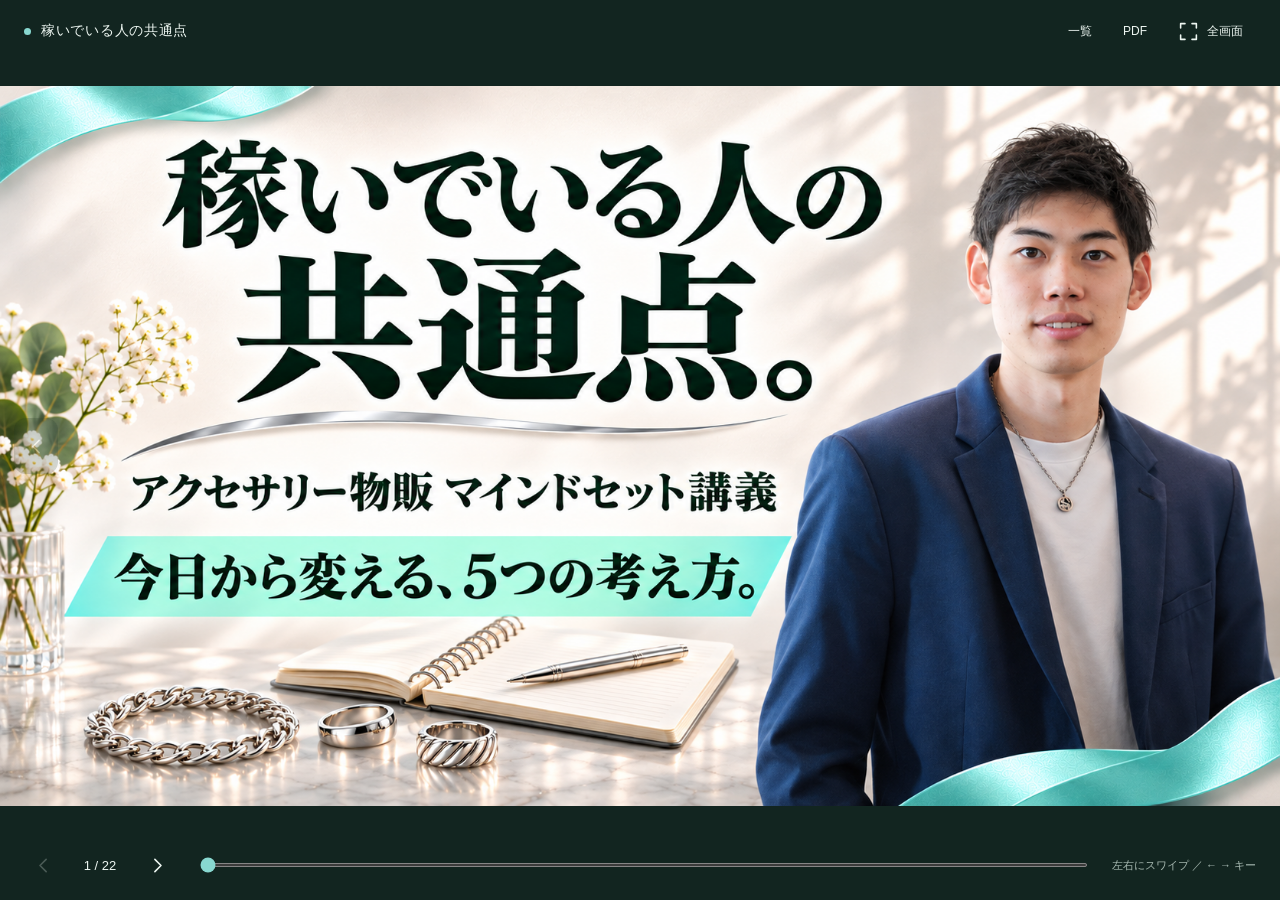
<file: 2026-11-07-mindset/index.html>
<!doctype html>
<html lang="ja">
<head>
<meta charset="utf-8"><meta name="viewport" content="width=device-width, initial-scale=1, viewport-fit=cover">
<meta name="robots" content="noindex,nofollow"><meta name="theme-color" content="#122520">
<title>稼いでいる人の共通点｜講義スライド</title>
<meta name="description" content="アクセサリー物販マインドセット講義。全22枚のスライド。">
<link rel="stylesheet" href="style.css"><link rel="preload" as="image" href="assets/01.png">
</head>
<body>
<div class="presentation" id="presentation">
<header class="toolbar"><div class="brand"><span class="dot"></span><h1>稼いでいる人の共通点</h1></div><div class="tools"><button id="gallery-open" aria-haspopup="dialog" title="スライド一覧 (G)">一覧</button><a href="lecture.pdf" download="稼いでいる人の共通点_22枚.pdf" title="全22枚のPDFを保存">PDF</a><button id="fullscreen" aria-label="全画面にする" title="全画面 (F)"><svg viewBox="0 0 24 24" aria-hidden="true"><path d="M8 3H3v5M16 3h5v5M3 16v5h5M21 16v5h-5"/></svg><span class="full-label">全画面</span></button></div></header>
<main class="stage" id="stage" aria-label="講義スライド" tabindex="0">
<img id="slide" src="assets/01.png" alt="1枚目：稼いでいる人の共通点" draggable="false" fetchpriority="high">
<button class="edge prev" id="previous-edge" aria-label="前のスライド"><svg viewBox="0 0 24 24" aria-hidden="true"><path d="m15 5-7 7 7 7"/></svg></button>
<button class="edge next" id="next-edge" aria-label="次のスライド"><svg viewBox="0 0 24 24" aria-hidden="true"><path d="m9 5 7 7-7 7"/></svg></button>
<div id="load-error" hidden>画像を読み込めませんでした。<button id="reload-image">再読み込み</button></div>
</main>
<footer class="controls"><div class="navigation"><button id="previous" aria-label="前のスライド"><svg viewBox="0 0 24 24" aria-hidden="true"><path d="m15 5-7 7 7 7"/></svg></button><output id="count" aria-live="polite" aria-atomic="true">1 / 22</output><button id="next" aria-label="次のスライド"><svg viewBox="0 0 24 24" aria-hidden="true"><path d="m9 5 7 7-7 7"/></svg></button></div><input type="range" id="progress" min="1" max="22" value="1" aria-label="スライド番号"><div class="hint">左右にスワイプ <span>／ ← → キー</span></div></footer>
<div class="toast" id="toast" role="status" hidden></div>
<dialog id="gallery" aria-labelledby="gallery-title"><div class="gallery-header"><h2 id="gallery-title">スライド一覧</h2><button id="gallery-close" aria-label="一覧を閉じる">閉じる</button></div><div id="thumbnails" class="thumbnails"></div></dialog>
</div>
<script src="slides.js"></script><script src="app.js"></script>
</body></html>
</file>
<file: 2026-11-07-mindset/style.css>
:root{color-scheme:dark;--bg:#122520;--ink:#edf6f1;--muted:#a6b8b0;--accent:#88d8d0}*{box-sizing:border-box}html,body{margin:0;height:100%;overflow:hidden;background:var(--bg);color:var(--ink);font-family:-apple-system,BlinkMacSystemFont,"Hiragino Kaku Gothic ProN","Noto Sans JP",sans-serif}button,a,input{-webkit-tap-highlight-color:transparent}button,a{touch-action:manipulation}button{border:1px solid transparent;background:transparent;color:inherit;font:inherit;cursor:pointer}button:hover,a:hover{background:#ffffff14}button:focus-visible,a:focus-visible,input:focus-visible{outline:2px solid var(--accent);outline-offset:3px}button:disabled{opacity:.25;cursor:default}button svg{width:21px;height:21px;fill:none;stroke:currentColor;stroke-width:1.8;stroke-linecap:round;stroke-linejoin:round;display:block}a{color:inherit;text-decoration:none}.presentation{width:100%;height:100%;height:100dvh;display:grid;grid-template-rows:auto minmax(0,1fr) auto;background:var(--bg)}.toolbar{height:62px;padding:0 max(24px,env(safe-area-inset-right)) 0 max(24px,env(safe-area-inset-left));display:flex;align-items:center;justify-content:space-between;gap:20px}.brand{display:flex;align-items:center;gap:10px;min-width:0}.dot{width:7px;height:7px;background:var(--accent);border-radius:50%;flex:none}h1{font-size:14px;font-weight:500;letter-spacing:.05em;margin:0;white-space:nowrap;overflow:hidden;text-overflow:ellipsis}.tools{display:flex;align-items:center;gap:6px;flex:none}.tools button,.tools a{display:flex;align-items:center;justify-content:center;gap:8px;min-height:40px;padding:8px 12px;border-radius:8px;font-size:12px;line-height:1}.stage{position:relative;min-width:0;min-height:0;display:flex;align-items:center;justify-content:center;touch-action:pan-y pinch-zoom;outline:none;overflow:hidden}.stage>img{display:block;width:100%;height:100%;object-fit:contain;user-select:none;-webkit-user-drag:none}.edge{position:absolute;top:50%;transform:translateY(-50%);height:56px;width:44px;border-radius:12px;display:flex;align-items:center;justify-content:center;background:#122520a6;backdrop-filter:blur(6px);color:#fff;opacity:0;transition:opacity .18s}.edge.prev{left:14px}.edge.next{right:14px}.stage:hover .edge:not(:disabled),.edge:focus-visible{opacity:1}.controls{min-height:70px;padding:12px max(24px,env(safe-area-inset-right)) max(12px,env(safe-area-inset-bottom)) max(24px,env(safe-area-inset-left));display:flex;align-items:center;gap:24px}.navigation{display:flex;align-items:center;gap:8px;flex:none}.navigation button{width:38px;height:38px;border-radius:50%;display:grid;place-items:center}output{min-width:60px;text-align:center;font-size:13px;font-variant-numeric:tabular-nums}#progress{height:4px;flex:1;min-width:50px;accent-color:var(--accent);cursor:pointer;margin:0}.hint{font-size:11px;color:var(--muted);flex:none;white-space:nowrap}dialog{color:var(--ink);background:#152b25;border:1px solid #ffffff20;border-radius:18px;width:min(1100px,94vw);max-height:88dvh;padding:0;box-shadow:0 28px 90px #0007}dialog::backdrop{background:#0009;backdrop-filter:blur(8px)}.gallery-header{position:sticky;top:0;background:#152b25;display:flex;align-items:center;justify-content:space-between;padding:18px 24px;z-index:2;border-bottom:1px solid #ffffff14}.gallery-header h2{font-size:16px;font-weight:500;margin:0}.gallery-header button{border:1px solid #ffffff25;padding:8px 13px;border-radius:8px;font-size:12px}.thumbnails{padding:24px;display:grid;grid-template-columns:repeat(3,minmax(0,1fr));gap:22px 18px}.thumbnail{padding:0;text-align:left;border-radius:8px;overflow:hidden;border:2px solid transparent;background:#ffffff05}.thumbnail img{width:100%;aspect-ratio:16/9;object-fit:contain;display:block;background:#f5f4ed}.thumbnail span{display:block;min-height:48px;padding:10px 12px;font-size:11px;line-height:1.6}.thumbnail.current{border-color:var(--accent)}.toast{position:absolute;bottom:85px;left:50%;transform:translateX(-50%);padding:12px 18px;border-radius:10px;background:#10261ff2;box-shadow:0 8px 30px #0005;max-width:90%;font-size:13px;z-index:5;text-align:center}#load-error{position:absolute;background:#122520e8;padding:24px;border-radius:12px;font-size:14px}#load-error button{border:1px solid #fff5;padding:8px 14px;margin-left:12px;border-radius:8px}.presentation:fullscreen{grid-template-rows:0 minmax(0,1fr) 0;background:#080d0b}.presentation:fullscreen .toolbar,.presentation:fullscreen .controls{position:absolute;left:0;right:0;z-index:3;opacity:0;transition:opacity .2s;background:#122520e8;backdrop-filter:blur(6px)}.presentation:fullscreen .toolbar{top:0}.presentation:fullscreen .controls{bottom:0}.presentation:fullscreen.ui-visible .toolbar,.presentation:fullscreen.ui-visible .controls,.presentation:fullscreen .toolbar:focus-within,.presentation:fullscreen .controls:focus-within{opacity:1}.presentation:fullscreen .stage{grid-row:2}.presentation:fullscreen .toast{bottom:85px}@media(max-width:650px){.toolbar{height:55px;padding-left:16px;padding-right:12px;gap:8px}h1{font-size:12px;letter-spacing:0}.brand{gap:7px}.tools{gap:0}.tools button,.tools a{padding:8px;min-width:36px}.full-label{display:none}.controls{gap:13px;flex-wrap:wrap;justify-content:center;padding:10px 16px max(14px,env(safe-area-inset-bottom))}.navigation{gap:4px}.hint{width:100%;text-align:center;font-size:10px}.hint span{display:none}.edge{display:none}.thumbnails{grid-template-columns:repeat(2,minmax(0,1fr));padding:14px;gap:14px 10px}.thumbnail span{font-size:10px;padding:8px}.gallery-header{padding:14px 16px}}@media(max-height:500px){.toolbar{height:42px}.controls{min-height:48px;padding-top:4px;padding-bottom:4px;flex-wrap:nowrap}.hint{display:none}.navigation button{width:30px;height:30px}}@media(prefers-reduced-motion:reduce){*{transition:none!important}}
</file>
